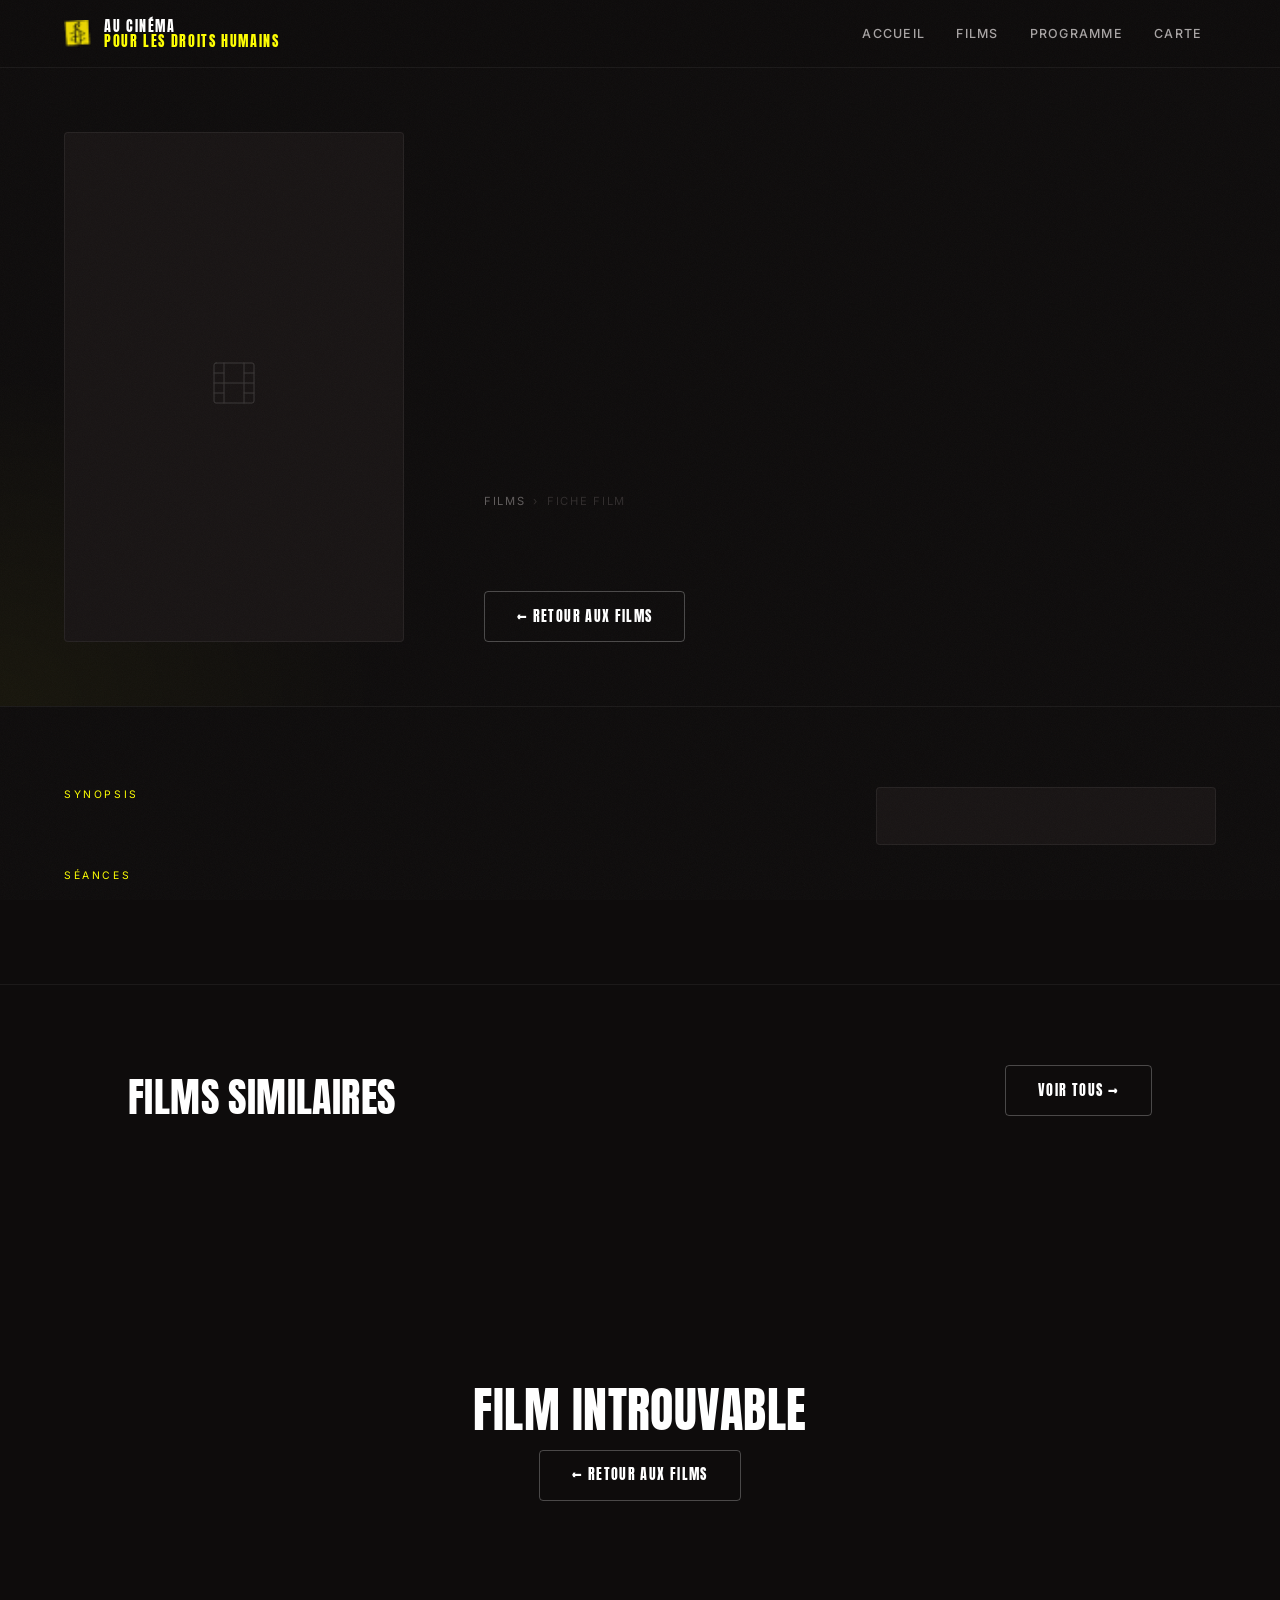
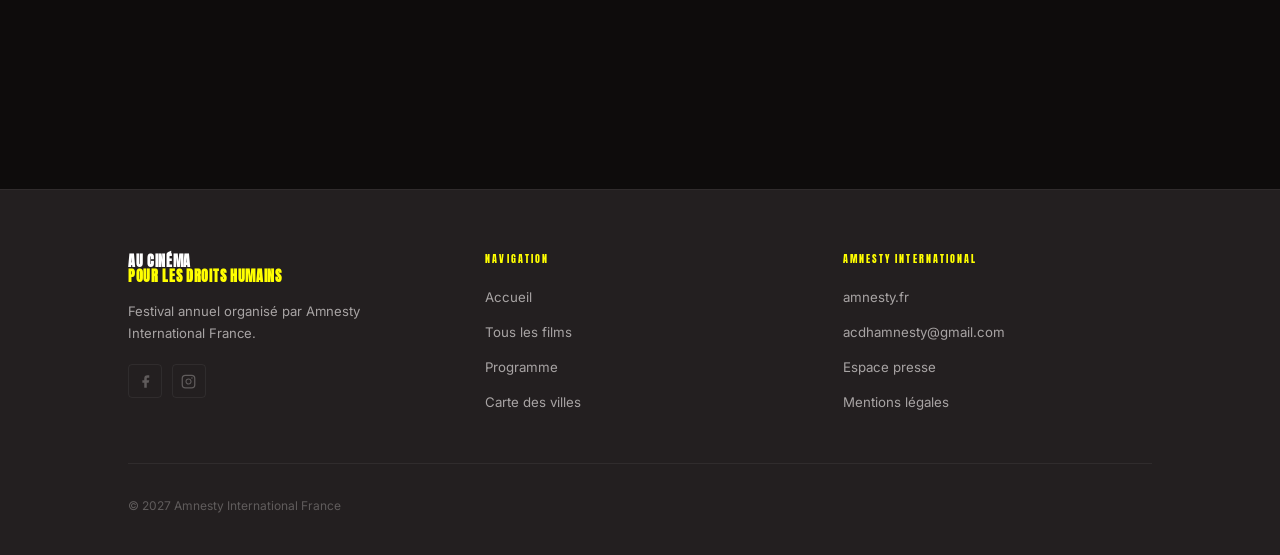
<file: film-detail.html>
<!DOCTYPE html>
<html lang="fr">
<head>
  <meta charset="UTF-8">
  <meta name="viewport" content="width=device-width, initial-scale=1.0">
  <title>Film — Au Cinéma Pour les Droits Humains</title>
  <meta name="description" content="Fiche film — festival Au Cinéma Pour les Droits Humains, Amnesty International France, mars 2027.">
  <link rel="icon" href="faviconV2.png" type="image/png">
  <!-- Open Graph (mis à jour dynamiquement par film-detail.js) -->
  <meta property="og:type"        content="video.movie">
  <meta property="og:title"       id="og-title"       content="Film — Au Cinéma Pour les Droits Humains 2027">
  <meta property="og:description" id="og-description" content="Fiche film — festival Amnesty International France, mars 2027.">
  <meta property="og:image"       content="https://lucjoss.github.io/festival-droits-humains/og-cover.png">
  <meta property="og:url"         id="og-url"         content="https://lucjoss.github.io/festival-droits-humains/film-detail.html">
  <meta property="og:locale"      content="fr_FR">
  <meta name="twitter:card"       content="summary_large_image">
  <link rel="stylesheet" href="css/style.css">
</head>
<body>

  <!-- ── NAVIGATION ─────────────────────────────────────── -->
  <nav class="nav">
    <a href="index.html" class="nav-logo">
      <img src="faviconV2.png" alt="Amnesty International" class="nav-logo-img">
      <div class="nav-logo-text">Au Cinéma <span>Pour les Droits Humains</span></div>
    </a>
    <div class="nav-links">
      <a href="index.html"     class="nav-link">Accueil</a>
      <a href="films.html"     class="nav-link">Films</a>
      <a href="programme.html" class="nav-link">Programme</a>
      <a href="carte.html"     class="nav-link">Carte</a>
    </div>
    <button class="nav-burger" aria-label="Menu"><span></span><span></span><span></span></button>
  </nav>
  <div class="nav-mobile">
    <a href="index.html"     class="nav-link">Accueil</a>
    <a href="films.html"     class="nav-link">Films</a>
    <a href="programme.html" class="nav-link">Programme</a>
    <a href="carte.html"     class="nav-link">Carte</a>
  </div>

  <!-- ── HERO ──────────────────────────────────────────── -->
  <div id="detail-content">
    <header class="detail-hero">
      <!-- Poster -->
      <div class="detail-poster" aria-hidden="true">
        <div class="detail-poster-icon">
          <svg xmlns="http://www.w3.org/2000/svg" viewBox="0 0 48 48" fill="none" stroke="white" stroke-width="1" stroke-linecap="round">
            <rect x="4" y="4" width="40" height="40" rx="2"/>
            <path d="M14 4v40M34 4v40M4 24h40M4 14h10M4 34h10M34 14h10M34 34h10"/>
          </svg>
        </div>
      </div>

      <!-- Info -->
      <div class="detail-info">
        <div class="detail-breadcrumb">
          <a href="films.html">Films</a>
          <span>›</span>
          <span>Fiche film</span>
        </div>
        <h1 class="detail-title" id="detail-title"></h1>
        <p class="detail-director" id="detail-director"></p>
        <div class="detail-meta-row" id="detail-badges"></div>
        <a href="films.html" class="btn btn-outline" style="margin-top:1.5rem">← Retour aux films</a>
      </div>
    </header>

    <!-- ── BODY ─────────────────────────────────────────── -->
    <div class="detail-body">
      <div class="detail-grid">

        <!-- Synopsis col -->
        <div>
          <p class="detail-synopsis-title">Synopsis</p>
          <div class="detail-synopsis" id="detail-synopsis"></div>

          <!-- Séances -->
          <section class="screenings-section" aria-labelledby="screenings-heading">
            <p class="detail-synopsis-title" id="screenings-heading" style="margin-bottom:1.25rem">Séances</p>
            <div id="detail-screenings"></div>
          </section>
        </div>

        <!-- Specs sidebar -->
        <aside>
          <div class="detail-specs" id="detail-specs"></div>
        </aside>
      </div>
    </div>

    <!-- ── FILMS SIMILAIRES ─────────────────────────────── -->
    <section class="related-section" aria-labelledby="related-heading">
      <div class="container">
        <div class="section-header" style="margin-bottom:2rem">
          <h2 class="section-title" id="related-heading" style="font-size:clamp(1.5rem,4vw,2.5rem)">Films similaires</h2>
          <a href="films.html" class="btn btn-outline">Voir tous →</a>
        </div>
        <div class="films-grid" id="related-films" style="grid-template-columns: repeat(auto-fill, minmax(200px, 1fr))"></div>
      </div>
    </section>
  </div>

  <!-- ── FOOTER ──────────────────────────────────────────── -->
  <footer class="footer">
    <div class="container">
      <div class="footer-grid">
        <div class="footer-brand">
          <div class="nav-logo-text" style="font-size:0.85rem;margin-bottom:1rem;font-weight:700;text-transform:uppercase;letter-spacing:0.05em">Au Cinéma <span>Pour les Droits Humains</span></div>
          <p class="footer-desc">Festival annuel organisé par Amnesty International France.</p>
          <div class="footer-social">
            <a href="https://www.facebook.com/acdhamnesty" class="footer-social-link" aria-label="Facebook" target="_blank" rel="noopener">
              <svg viewBox="0 0 24 24" xmlns="http://www.w3.org/2000/svg"><path fill="currentColor" d="M18 2h-3a5 5 0 0 0-5 5v3H7v4h3v8h4v-8h3l1-4h-4V7a1 1 0 0 1 1-1h3z"/></svg>
            </a>
            <a href="https://www.instagram.com/festivalacdh/" class="footer-social-link" aria-label="Instagram" target="_blank" rel="noopener">
              <svg viewBox="0 0 24 24" xmlns="http://www.w3.org/2000/svg"><rect x="2" y="2" width="20" height="20" rx="5" ry="5" fill="none" stroke="currentColor" stroke-width="2"/><path d="M16 11.37A4 4 0 1 1 12.63 8 4 4 0 0 1 16 11.37z" fill="none" stroke="currentColor" stroke-width="1.8"/><line x1="17.5" y1="6.5" x2="17.51" y2="6.5" stroke="currentColor" stroke-width="2.5" stroke-linecap="round"/></svg>
            </a>
          </div>
        </div>
        <div class="footer-col">
          <h4>Navigation</h4>
          <ul>
            <li><a href="index.html">Accueil</a></li>
            <li><a href="films.html">Tous les films</a></li>
            <li><a href="programme.html">Programme</a></li>
            <li><a href="carte.html">Carte des villes</a></li>
          </ul>
        </div>
        <div class="footer-col">
          <h4>Amnesty International</h4>
          <ul>
            <li><a href="https://www.amnesty.fr" target="_blank" rel="noopener">amnesty.fr</a></li>
            <li><a href="mailto:acdhamnesty@gmail.com">acdhamnesty@gmail.com</a></li>
            <li><a href="presse.html">Espace presse</a></li>
            <li><a href="mentions-legales.html">Mentions légales</a></li>
          </ul>
        </div>
      </div>
      <div class="footer-bottom">
        <span>© 2027 Amnesty International France</span>
      </div>
    </div>
  </footer>

  <script src="js/data.js"></script>
  <script src="js/admin-sync.js"></script>
  <script src="js/dom-helpers.js"></script>
  <script src="js/main.js"></script>
  <script src="js/film-detail.js"></script>
</body>
</html>
</file>
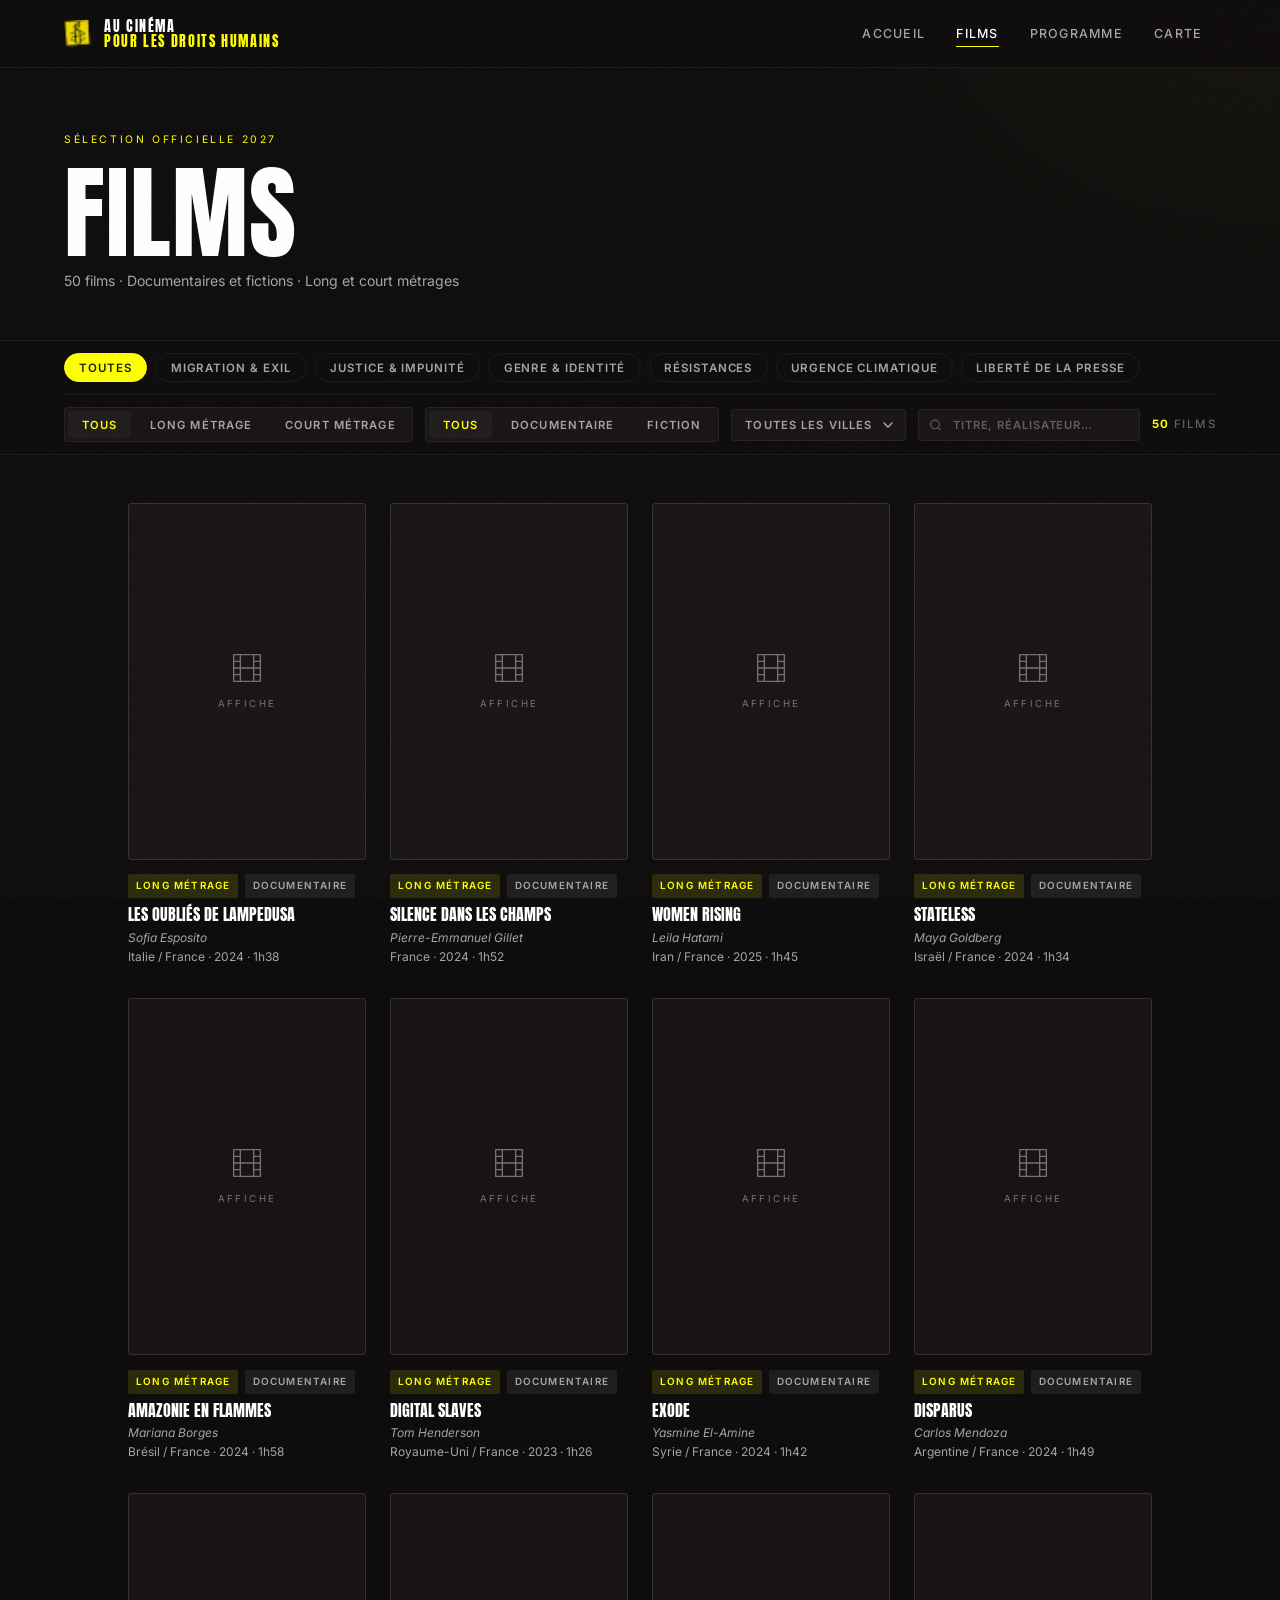
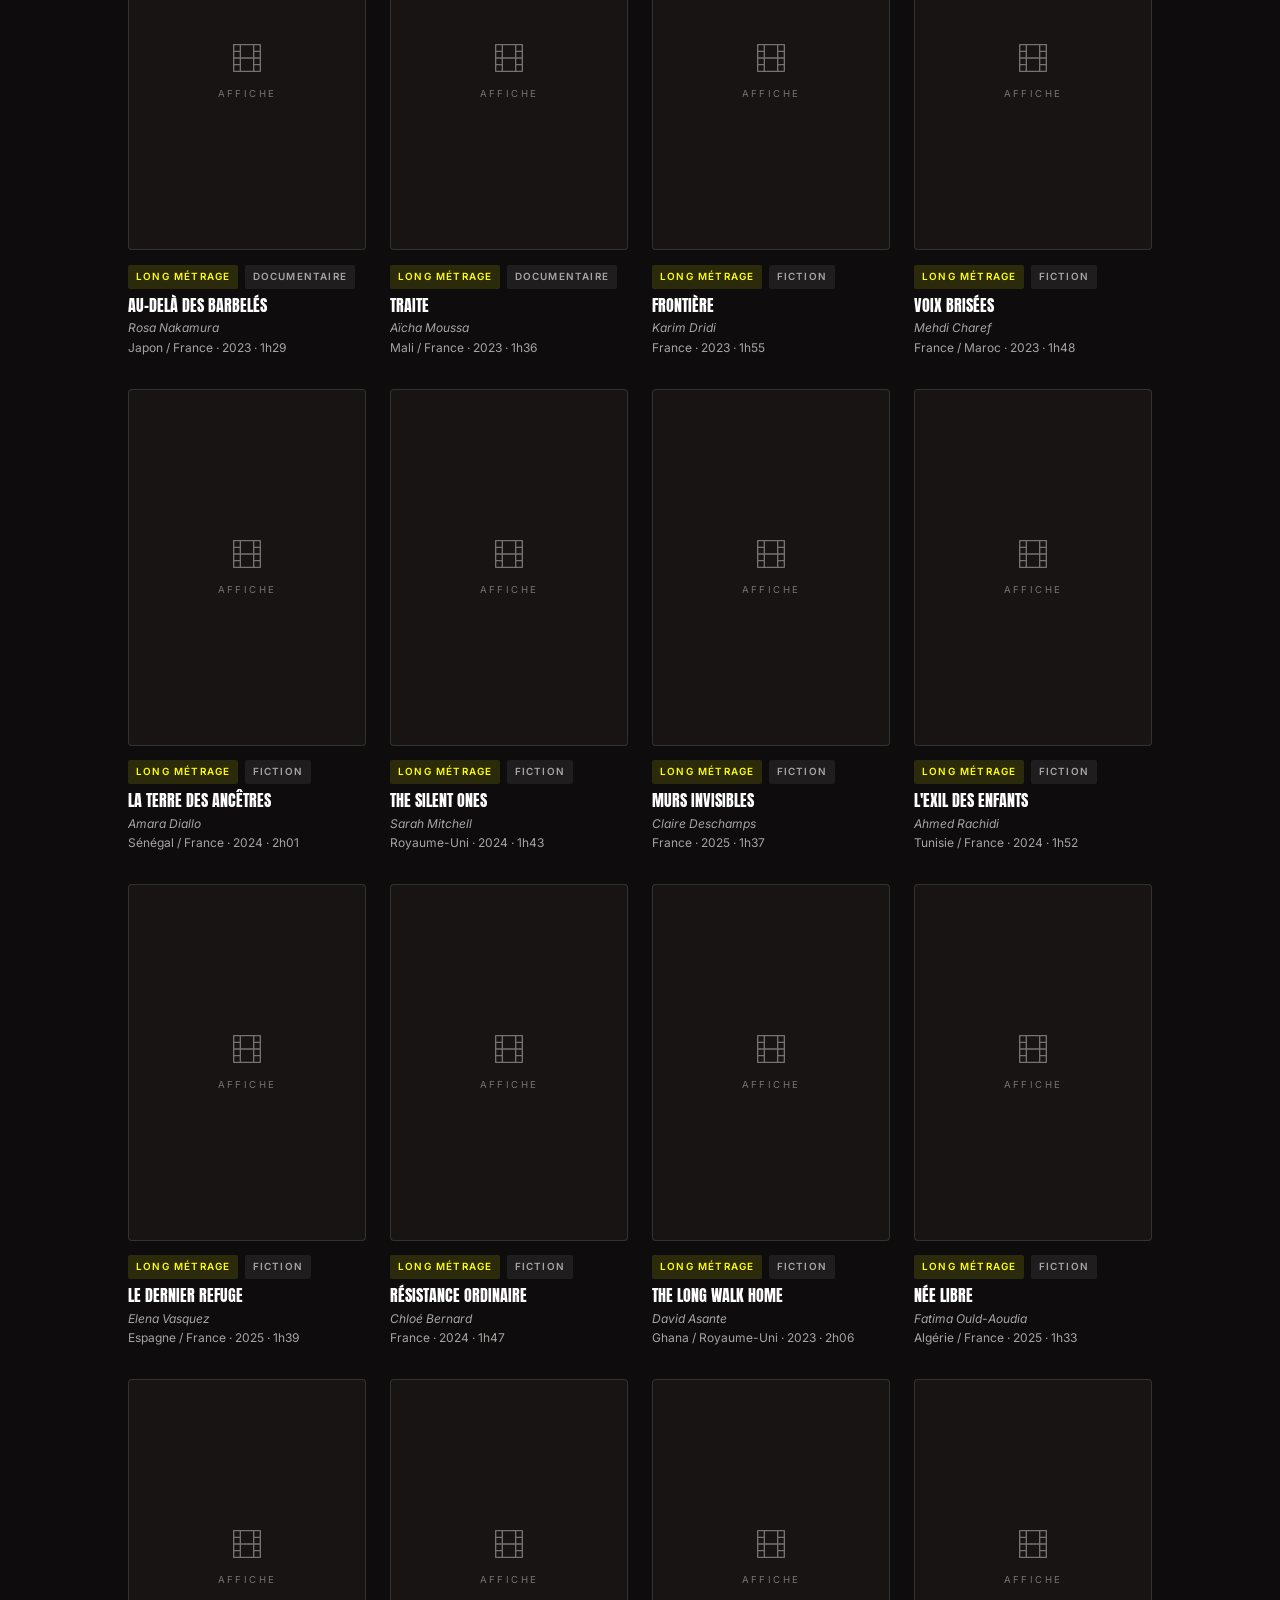
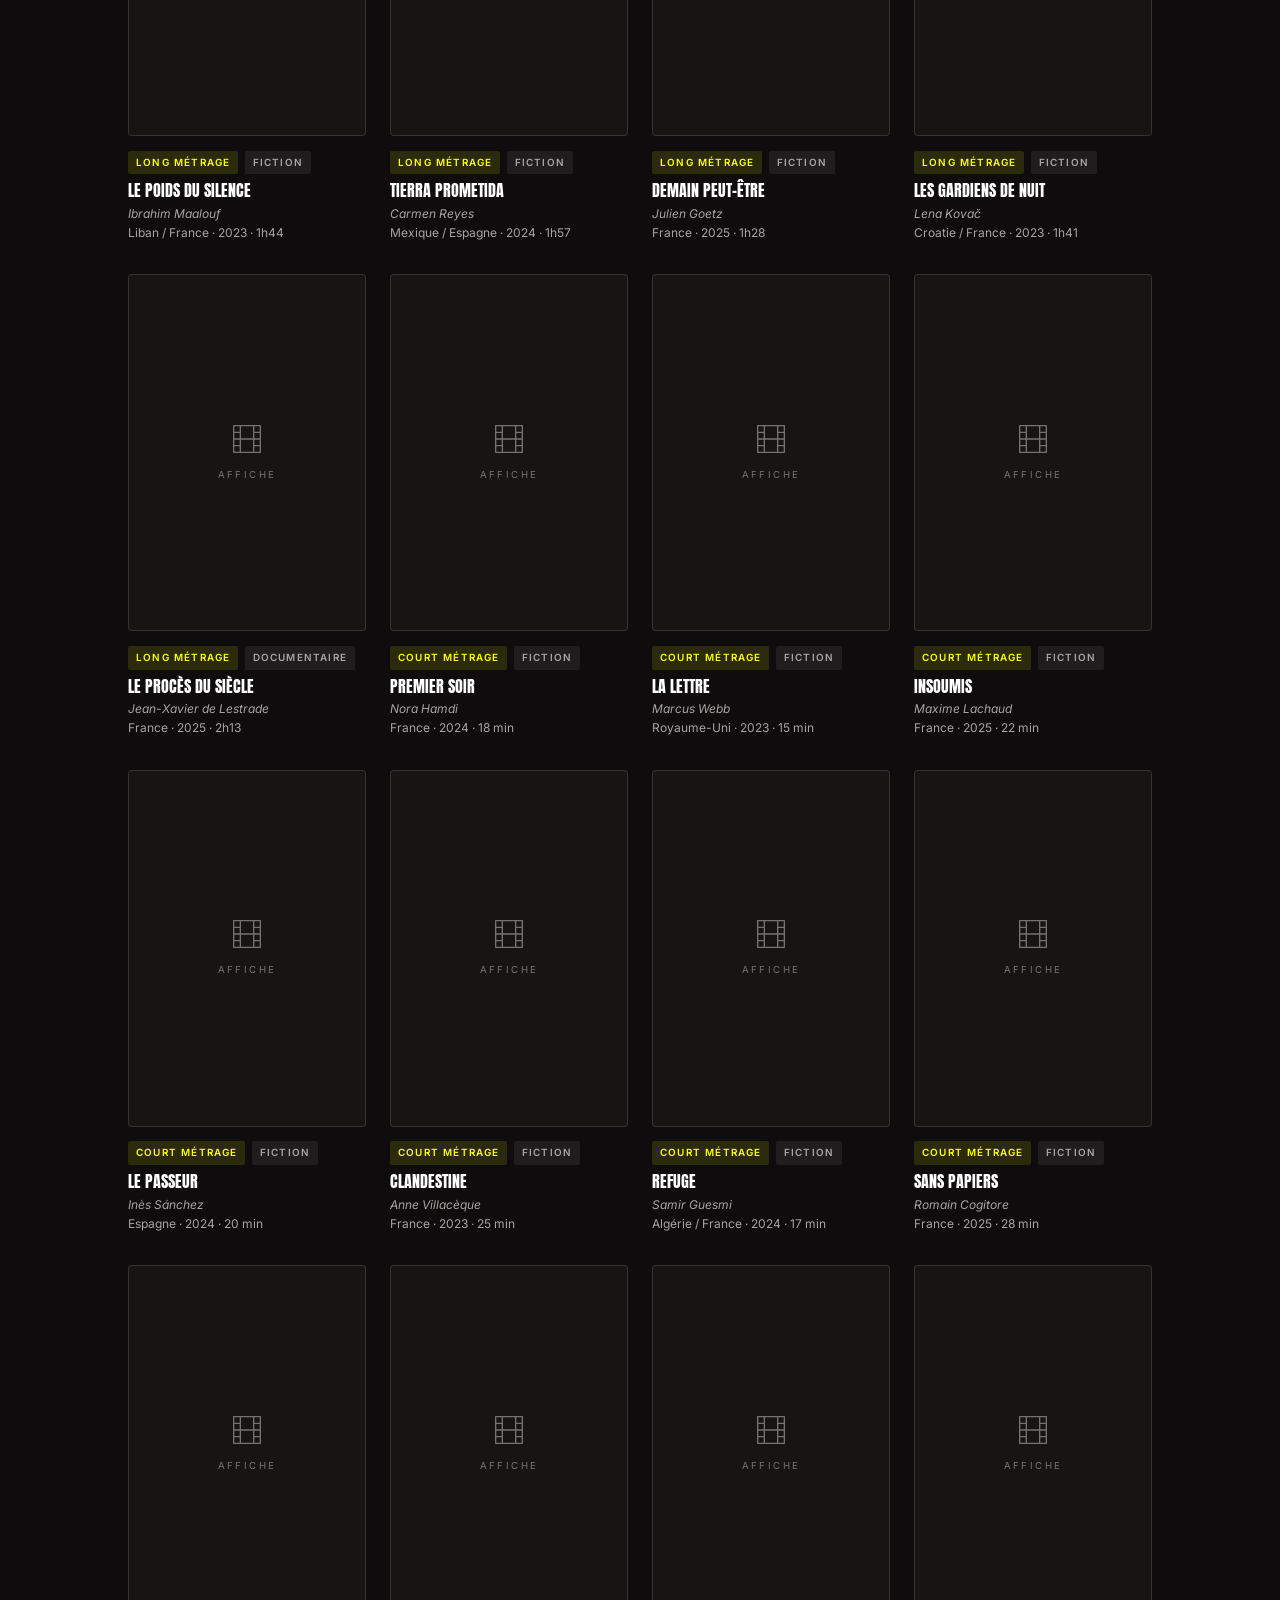
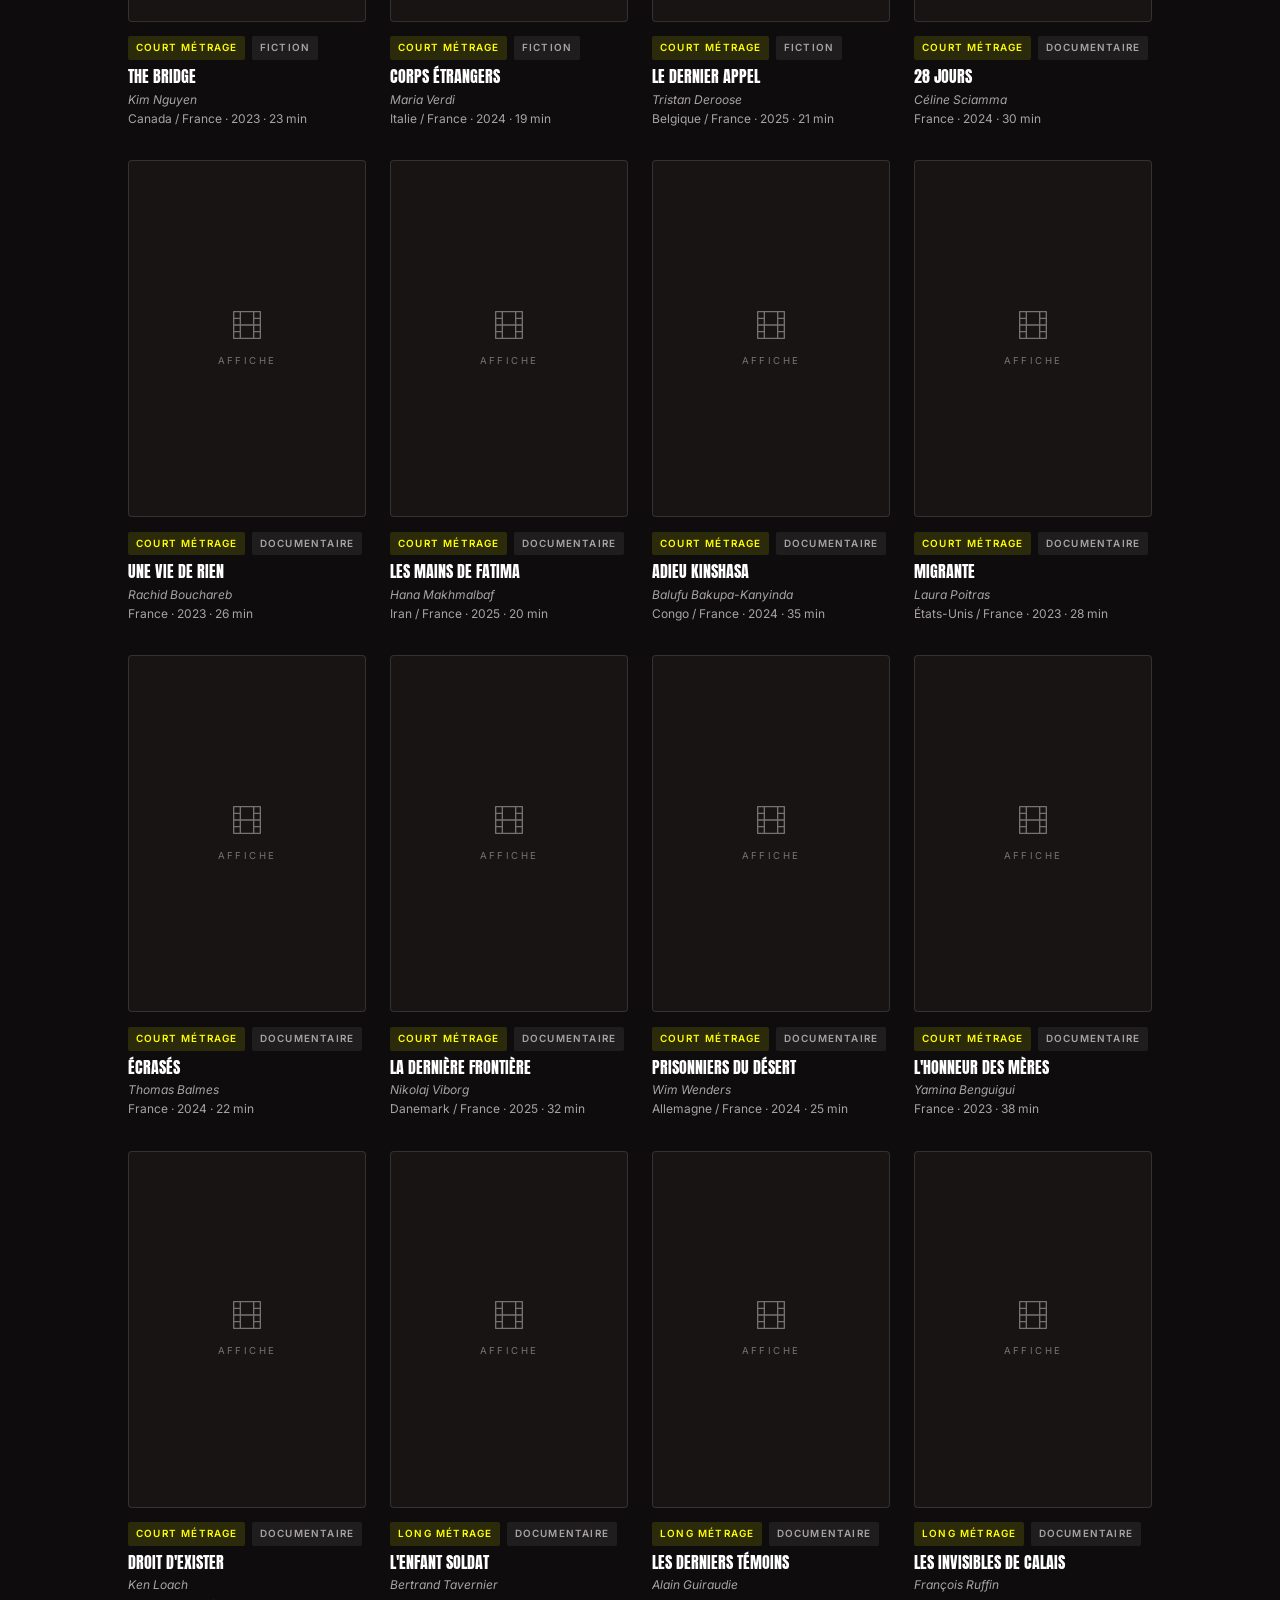
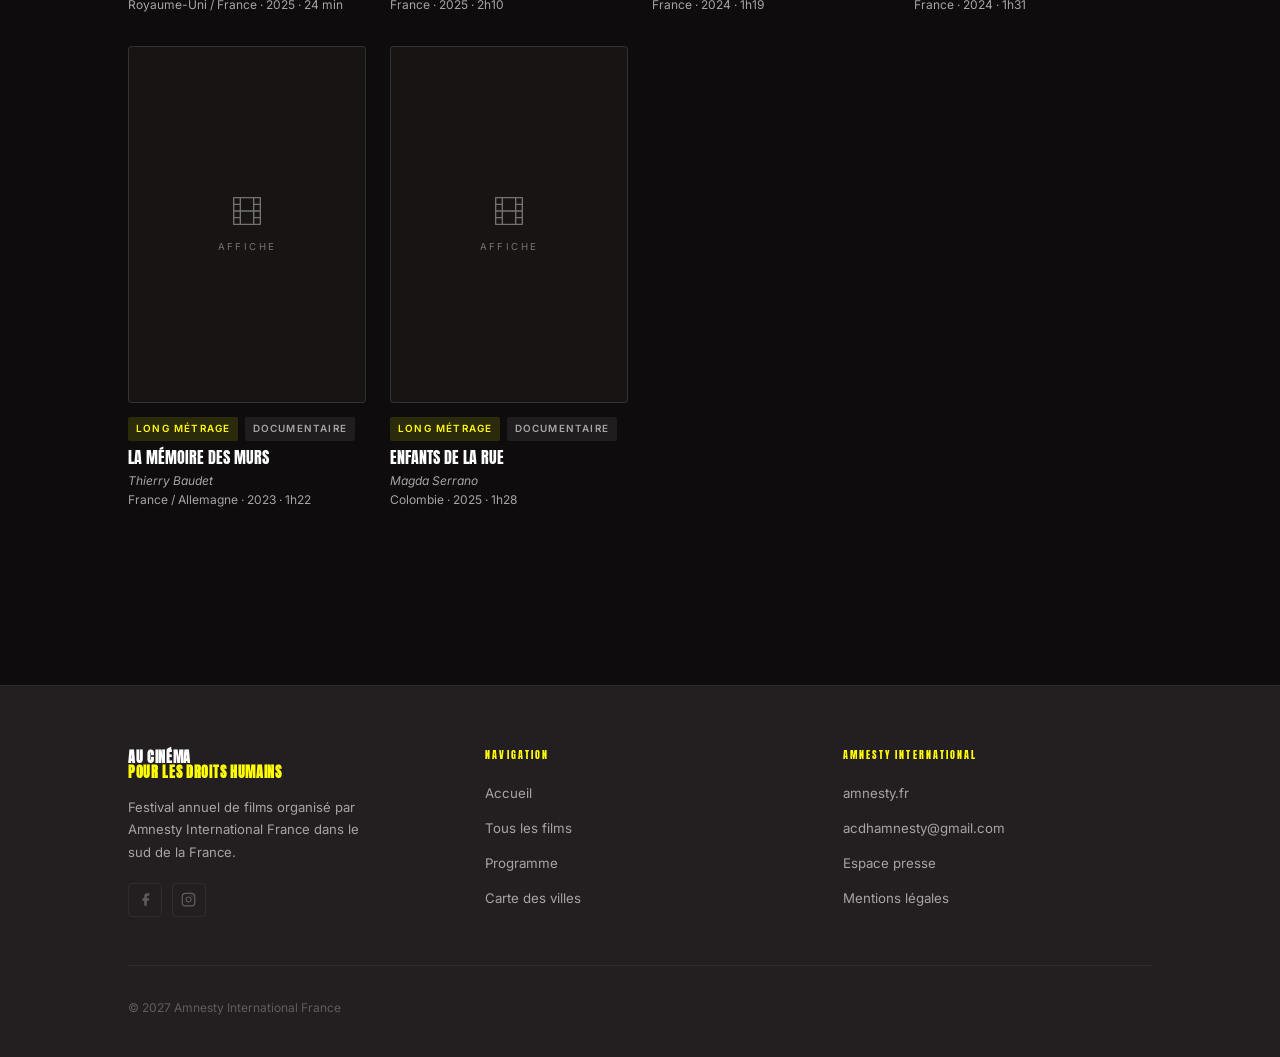
<file: films.html>
<!DOCTYPE html>
<html lang="fr">
<head>
  <meta charset="UTF-8">
  <meta name="viewport" content="width=device-width, initial-scale=1.0">
  <title>Films — Au Cinéma Pour les Droits Humains</title>
  <meta name="description" content="Découvrez les 50 films de la sélection officielle du festival Amnesty International. Documentaires et fictions, long et court métrages.">
  <link rel="icon" href="faviconV2.png" type="image/png">
  <!-- Open Graph -->
  <meta property="og:type"        content="website">
  <meta property="og:title"       content="Films — Au Cinéma Pour les Droits Humains 2027">
  <meta property="og:description" content="50 films sélectionnés : documentaires et fictions, long et court métrages. Filtrez par thématique, format et ville.">
  <meta property="og:image"       content="https://lucjoss.github.io/festival-droits-humains/og-cover.png">
  <meta property="og:url"         content="https://lucjoss.github.io/festival-droits-humains/films.html">
  <meta property="og:locale"      content="fr_FR">
  <meta name="twitter:card"       content="summary_large_image">
  <link rel="stylesheet" href="css/style.css">
</head>
<body>

  <!-- ── NAVIGATION ─────────────────────────────────────── -->
  <nav class="nav">
    <a href="index.html" class="nav-logo">
      <img src="faviconV2.png" alt="Amnesty International" class="nav-logo-img">
      <div class="nav-logo-text">Au Cinéma <span>Pour les Droits Humains</span></div>
    </a>
    <div class="nav-links">
      <a href="index.html"     class="nav-link">Accueil</a>
      <a href="films.html"     class="nav-link">Films</a>
      <a href="programme.html" class="nav-link">Programme</a>
      <a href="carte.html"     class="nav-link">Carte</a>
    </div>
    <button class="nav-burger" aria-label="Menu"><span></span><span></span><span></span></button>
  </nav>
  <div class="nav-mobile">
    <a href="index.html"     class="nav-link">Accueil</a>
    <a href="films.html"     class="nav-link">Films</a>
    <a href="programme.html" class="nav-link">Programme</a>
    <a href="carte.html"     class="nav-link">Carte</a>
  </div>

  <!-- ── PAGE HEADER ─────────────────────────────────────── -->
  <header class="page-header">
    <span class="page-header-label">Sélection officielle 2027</span>
    <h1 class="page-header-title">Films</h1>
    <p class="page-header-sub">50 films · Documentaires et fictions · Long et court métrages</p>
  </header>

  <!-- ── FILTER BAR ──────────────────────────────────────── -->
  <div class="filter-bar" role="search" aria-label="Filtres">

    <!-- Thématiques — ligne principale -->
    <div class="filter-themes" role="group" aria-label="Thématique">
      <button class="filter-theme active" data-val="tous">Toutes</button>
      <button class="filter-theme" data-val="migration">Migration &amp; Exil</button>
      <button class="filter-theme" data-val="justice">Justice &amp; Impunité</button>
      <button class="filter-theme" data-val="genre">Genre &amp; Identité</button>
      <button class="filter-theme" data-val="resistance">Résistances</button>
      <button class="filter-theme" data-val="climat">Urgence Climatique</button>
      <button class="filter-theme" data-val="presse">Liberté de la Presse</button>
    </div>

    <!-- Filtres secondaires -->
    <div class="filter-bar-inner">
      <div class="filter-group" role="group" aria-label="Format">
        <button class="filter-btn active" data-group="format" data-val="tous">Tous</button>
        <button class="filter-btn" data-group="format" data-val="long">Long métrage</button>
        <button class="filter-btn" data-group="format" data-val="court">Court métrage</button>
      </div>
      <div class="filter-group" role="group" aria-label="Genre">
        <button class="filter-btn active" data-group="genre" data-val="tous">Tous</button>
        <button class="filter-btn" data-group="genre" data-val="documentaire">Documentaire</button>
        <button class="filter-btn" data-group="genre" data-val="fiction">Fiction</button>
      </div>
      <select id="filter-ville" class="filter-select" aria-label="Filtrer par ville">
        <option value="toutes">Toutes les villes</option>
      </select>
      <div class="prog-search-wrap">
        <svg viewBox="0 0 24 24" fill="none" stroke-width="2" stroke-linecap="round" stroke-linejoin="round" aria-hidden="true" stroke="currentColor">
          <circle cx="11" cy="11" r="8"/><line x1="21" y1="21" x2="16.65" y2="16.65"/>
        </svg>
        <input type="search" id="films-search" placeholder="Titre, réalisateur…" autocomplete="off" aria-label="Rechercher un film">
      </div>
      <div class="films-count">
        <strong id="films-count-num">50</strong> <span id="films-count-label">films</span>
      </div>
    </div>
  </div>

  <!-- ── FILMS GRID ───────────────────────────────────────── -->
  <main class="films-main">
    <div class="container">
      <div class="films-grid" id="films-grid" aria-label="Grille de films"></div>
    </div>
  </main>

  <!-- ── FOOTER ──────────────────────────────────────────── -->
  <footer class="footer">
    <div class="container">
      <div class="footer-grid">
        <div class="footer-brand">
          <div class="nav-logo-text" style="font-size:0.85rem;margin-bottom:1rem;font-weight:700;text-transform:uppercase;letter-spacing:0.05em">Au Cinéma <span>Pour les Droits Humains</span></div>
          <p class="footer-desc">Festival annuel de films organisé par Amnesty International France dans le sud de la France.</p>
          <div class="footer-social">
            <a href="https://www.facebook.com/acdhamnesty" class="footer-social-link" aria-label="Facebook" target="_blank" rel="noopener">
              <svg viewBox="0 0 24 24" xmlns="http://www.w3.org/2000/svg"><path fill="currentColor" d="M18 2h-3a5 5 0 0 0-5 5v3H7v4h3v8h4v-8h3l1-4h-4V7a1 1 0 0 1 1-1h3z"/></svg>
            </a>
            <a href="https://www.instagram.com/festivalacdh/" class="footer-social-link" aria-label="Instagram" target="_blank" rel="noopener">
              <svg viewBox="0 0 24 24" xmlns="http://www.w3.org/2000/svg"><rect x="2" y="2" width="20" height="20" rx="5" ry="5" fill="none" stroke="currentColor" stroke-width="2"/><path d="M16 11.37A4 4 0 1 1 12.63 8 4 4 0 0 1 16 11.37z" fill="none" stroke="currentColor" stroke-width="1.8"/><line x1="17.5" y1="6.5" x2="17.51" y2="6.5" stroke="currentColor" stroke-width="2.5" stroke-linecap="round"/></svg>
            </a>
          </div>
        </div>
        <div class="footer-col">
          <h4>Navigation</h4>
          <ul>
            <li><a href="index.html">Accueil</a></li>
            <li><a href="films.html">Tous les films</a></li>
            <li><a href="programme.html">Programme</a></li>
            <li><a href="carte.html">Carte des villes</a></li>
          </ul>
        </div>
        <div class="footer-col">
          <h4>Amnesty International</h4>
          <ul>
            <li><a href="https://www.amnesty.fr" target="_blank" rel="noopener">amnesty.fr</a></li>
            <li><a href="mailto:acdhamnesty@gmail.com">acdhamnesty@gmail.com</a></li>
            <li><a href="presse.html">Espace presse</a></li>
            <li><a href="mentions-legales.html">Mentions légales</a></li>
          </ul>
        </div>
      </div>
      <div class="footer-bottom">
        <span>© 2027 Amnesty International France</span>
      </div>
    </div>
  </footer>

  <script src="js/data.js"></script>
  <script src="js/admin-sync.js"></script>
  <script src="js/dom-helpers.js"></script>
  <script src="js/main.js"></script>
  <script src="js/films.js"></script>
</body>
</html>
</file>
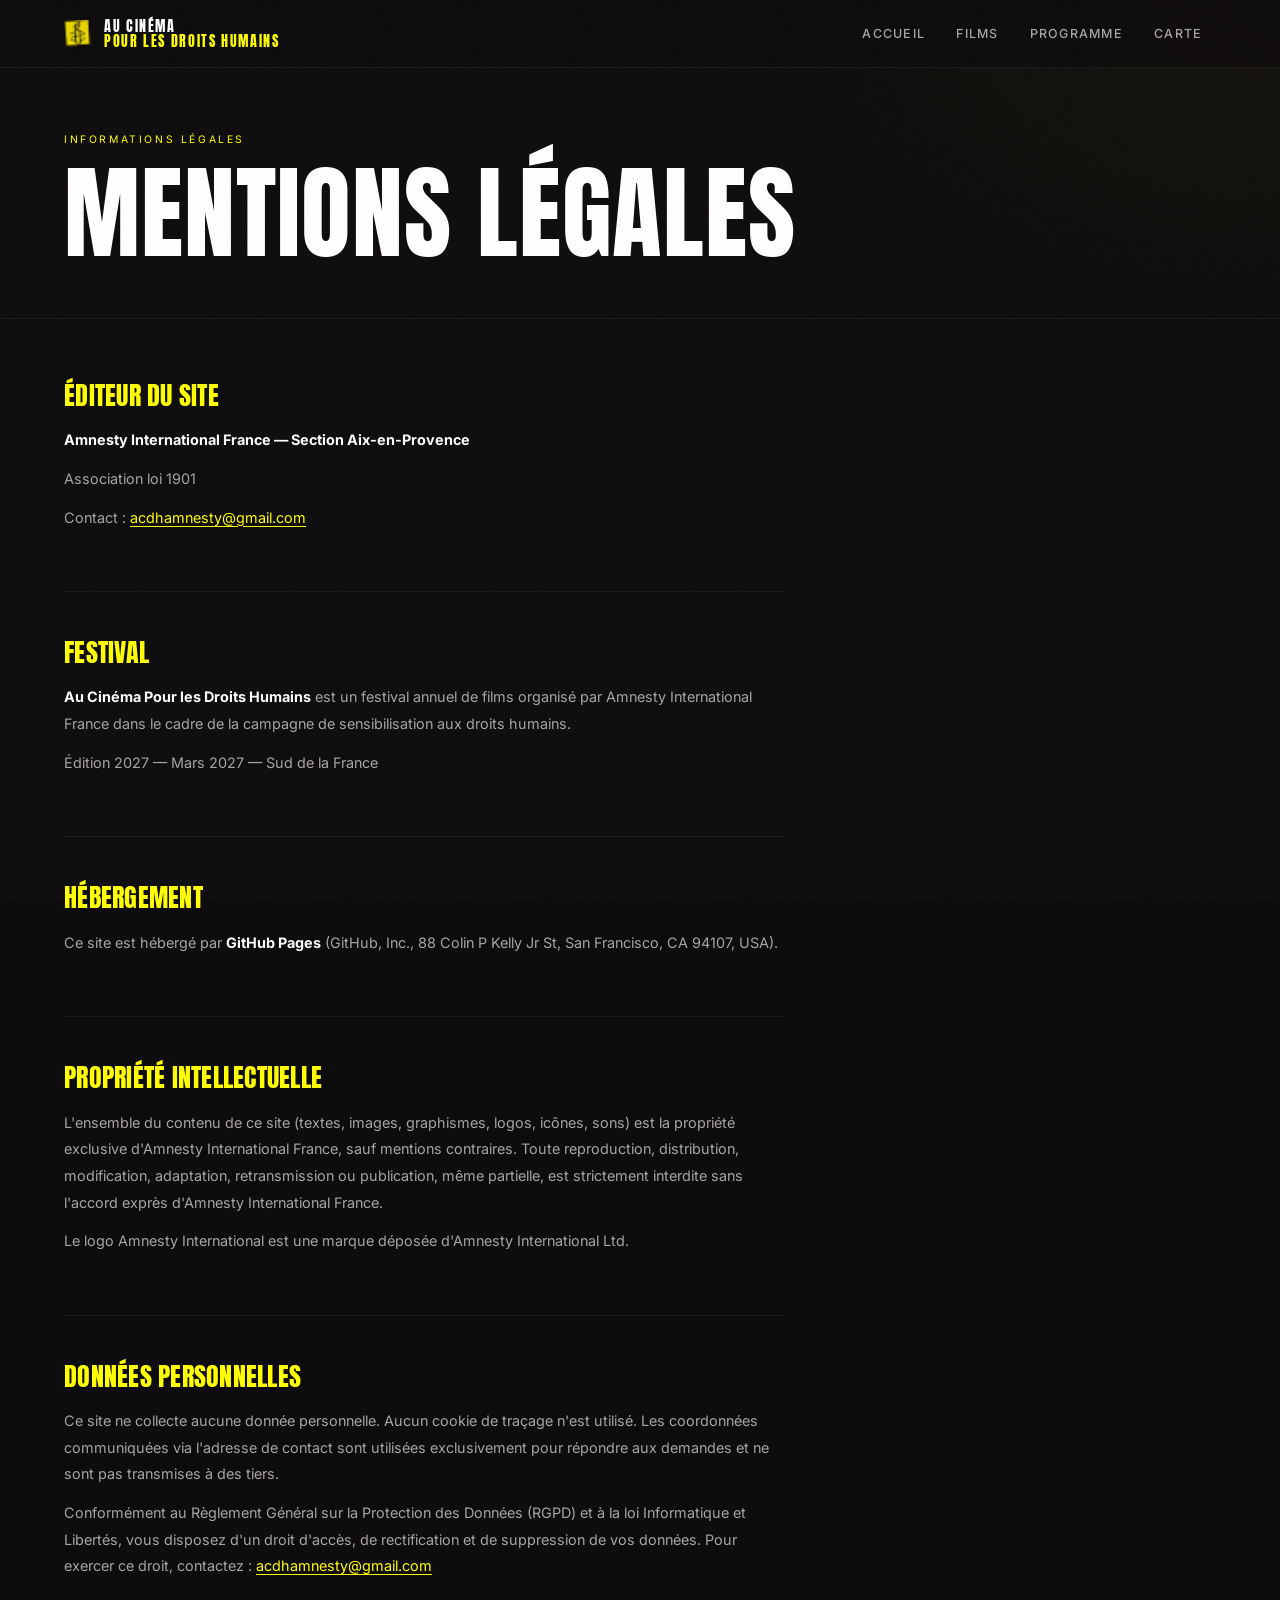
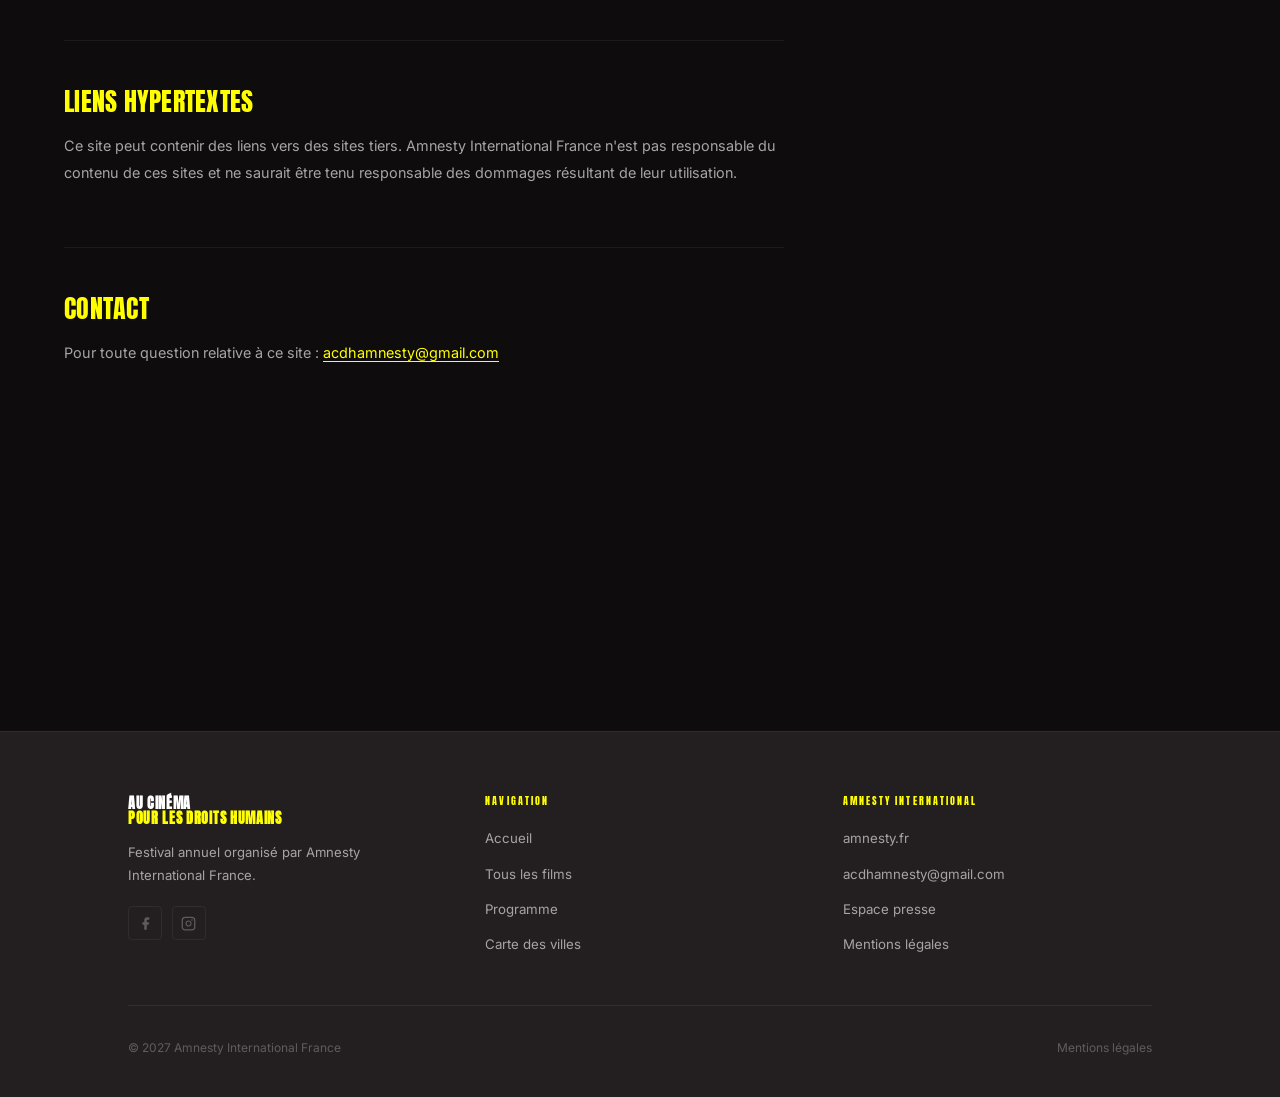
<file: mentions-legales.html>
<!DOCTYPE html>
<html lang="fr">
<head>
  <meta charset="UTF-8">
  <meta name="viewport" content="width=device-width, initial-scale=1.0">
  <title>Mentions légales — Au Cinéma Pour les Droits Humains</title>
  <meta name="description" content="Mentions légales du festival Au Cinéma Pour les Droits Humains — Amnesty International France.">
  <link rel="icon" href="faviconV2.png" type="image/png">
  <!-- Open Graph -->
  <meta property="og:type"        content="website">
  <meta property="og:title"       content="Mentions légales — Au Cinéma Pour les Droits Humains">
  <meta property="og:image"       content="https://lucjoss.github.io/festival-droits-humains/og-cover.png">
  <meta property="og:url"         content="https://lucjoss.github.io/festival-droits-humains/mentions-legales.html">
  <meta property="og:locale"      content="fr_FR">
  <link rel="stylesheet" href="css/style.css">
</head>
<body>

  <!-- ── NAVIGATION ─────────────────────────────────────── -->
  <nav class="nav">
    <a href="index.html" class="nav-logo">
      <img src="faviconV2.png" alt="Amnesty International" class="nav-logo-img">
      <div class="nav-logo-text">Au Cinéma <span>Pour les Droits Humains</span></div>
    </a>
    <div class="nav-links">
      <a href="index.html"     class="nav-link">Accueil</a>
      <a href="films.html"     class="nav-link">Films</a>
      <a href="programme.html" class="nav-link">Programme</a>
      <a href="carte.html"     class="nav-link">Carte</a>
    </div>
    <button class="nav-burger" aria-label="Menu"><span></span><span></span><span></span></button>
  </nav>
  <div class="nav-mobile">
    <a href="index.html"     class="nav-link">Accueil</a>
    <a href="films.html"     class="nav-link">Films</a>
    <a href="programme.html" class="nav-link">Programme</a>
    <a href="carte.html"     class="nav-link">Carte</a>
  </div>

  <!-- ── PAGE HEADER ─────────────────────────────────────── -->
  <header class="page-header">
    <span class="page-header-label">Informations légales</span>
    <h1 class="page-header-title">Mentions légales</h1>
  </header>

  <!-- ── CONTENT ─────────────────────────────────────────── -->
  <main class="legal-main">
    <div class="container">
      <div class="legal-body">

        <section class="legal-section">
          <h2>Éditeur du site</h2>
          <p><strong>Amnesty International France — Section Aix-en-Provence</strong></p>
          <p>Association loi 1901</p>
          <p>Contact : <a href="mailto:acdhamnesty@gmail.com">acdhamnesty@gmail.com</a></p>
        </section>

        <section class="legal-section">
          <h2>Festival</h2>
          <p>
            <strong>Au Cinéma Pour les Droits Humains</strong> est un festival annuel de films organisé par
            Amnesty International France dans le cadre de la campagne de sensibilisation aux droits humains.
          </p>
          <p>Édition 2027 — Mars 2027 — Sud de la France</p>
        </section>

        <section class="legal-section">
          <h2>Hébergement</h2>
          <p>Ce site est hébergé par <strong>GitHub Pages</strong> (GitHub, Inc., 88 Colin P Kelly Jr St, San Francisco, CA 94107, USA).</p>
        </section>

        <section class="legal-section">
          <h2>Propriété intellectuelle</h2>
          <p>
            L'ensemble du contenu de ce site (textes, images, graphismes, logos, icônes, sons) est la propriété
            exclusive d'Amnesty International France, sauf mentions contraires. Toute reproduction, distribution,
            modification, adaptation, retransmission ou publication, même partielle, est strictement interdite
            sans l'accord exprès d'Amnesty International France.
          </p>
          <p>
            Le logo Amnesty International est une marque déposée d'Amnesty International Ltd.
          </p>
        </section>

        <section class="legal-section">
          <h2>Données personnelles</h2>
          <p>
            Ce site ne collecte aucune donnée personnelle. Aucun cookie de traçage n'est utilisé.
            Les coordonnées communiquées via l'adresse de contact sont utilisées exclusivement pour répondre
            aux demandes et ne sont pas transmises à des tiers.
          </p>
          <p>
            Conformément au Règlement Général sur la Protection des Données (RGPD) et à la loi Informatique
            et Libertés, vous disposez d'un droit d'accès, de rectification et de suppression de vos données.
            Pour exercer ce droit, contactez : <a href="mailto:acdhamnesty@gmail.com">acdhamnesty@gmail.com</a>
          </p>
        </section>

        <section class="legal-section">
          <h2>Liens hypertextes</h2>
          <p>
            Ce site peut contenir des liens vers des sites tiers. Amnesty International France n'est pas
            responsable du contenu de ces sites et ne saurait être tenu responsable des dommages résultant
            de leur utilisation.
          </p>
        </section>

        <section class="legal-section">
          <h2>Contact</h2>
          <p>Pour toute question relative à ce site : <a href="mailto:acdhamnesty@gmail.com">acdhamnesty@gmail.com</a></p>
        </section>

      </div>
    </div>
  </main>

  <!-- ── FOOTER ──────────────────────────────────────────── -->
  <footer class="footer">
    <div class="container">
      <div class="footer-grid">
        <div class="footer-brand">
          <div class="nav-logo-text" style="font-size:0.85rem;margin-bottom:1rem;font-weight:700;text-transform:uppercase;letter-spacing:0.05em">Au Cinéma <span>Pour les Droits Humains</span></div>
          <p class="footer-desc">Festival annuel organisé par Amnesty International France.</p>
          <div class="footer-social">
            <a href="https://www.facebook.com/acdhamnesty" class="footer-social-link" aria-label="Facebook" target="_blank" rel="noopener">
              <svg viewBox="0 0 24 24" xmlns="http://www.w3.org/2000/svg"><path fill="currentColor" d="M18 2h-3a5 5 0 0 0-5 5v3H7v4h3v8h4v-8h3l1-4h-4V7a1 1 0 0 1 1-1h3z"/></svg>
            </a>
            <a href="https://www.instagram.com/festivalacdh/" class="footer-social-link" aria-label="Instagram" target="_blank" rel="noopener">
              <svg viewBox="0 0 24 24" xmlns="http://www.w3.org/2000/svg"><rect x="2" y="2" width="20" height="20" rx="5" ry="5" fill="none" stroke="currentColor" stroke-width="2"/><path d="M16 11.37A4 4 0 1 1 12.63 8 4 4 0 0 1 16 11.37z" fill="none" stroke="currentColor" stroke-width="1.8"/><line x1="17.5" y1="6.5" x2="17.51" y2="6.5" stroke="currentColor" stroke-width="2.5" stroke-linecap="round"/></svg>
            </a>
          </div>
        </div>
        <div class="footer-col">
          <h4>Navigation</h4>
          <ul>
            <li><a href="index.html">Accueil</a></li>
            <li><a href="films.html">Tous les films</a></li>
            <li><a href="programme.html">Programme</a></li>
            <li><a href="carte.html">Carte des villes</a></li>
          </ul>
        </div>
        <div class="footer-col">
          <h4>Amnesty International</h4>
          <ul>
            <li><a href="https://www.amnesty.fr" target="_blank" rel="noopener">amnesty.fr</a></li>
            <li><a href="mailto:acdhamnesty@gmail.com">acdhamnesty@gmail.com</a></li>
            <li><a href="presse.html">Espace presse</a></li>
            <li><a href="mentions-legales.html">Mentions légales</a></li>
          </ul>
        </div>
      </div>
      <div class="footer-bottom">
        <span>© 2027 Amnesty International France</span>
        <a href="mentions-legales.html">Mentions légales</a>
      </div>
    </div>
  </footer>

  <script src="js/data.js"></script>
  <script src="js/dom-helpers.js"></script>
  <script src="js/main.js"></script>
</body>
</html>
</file>
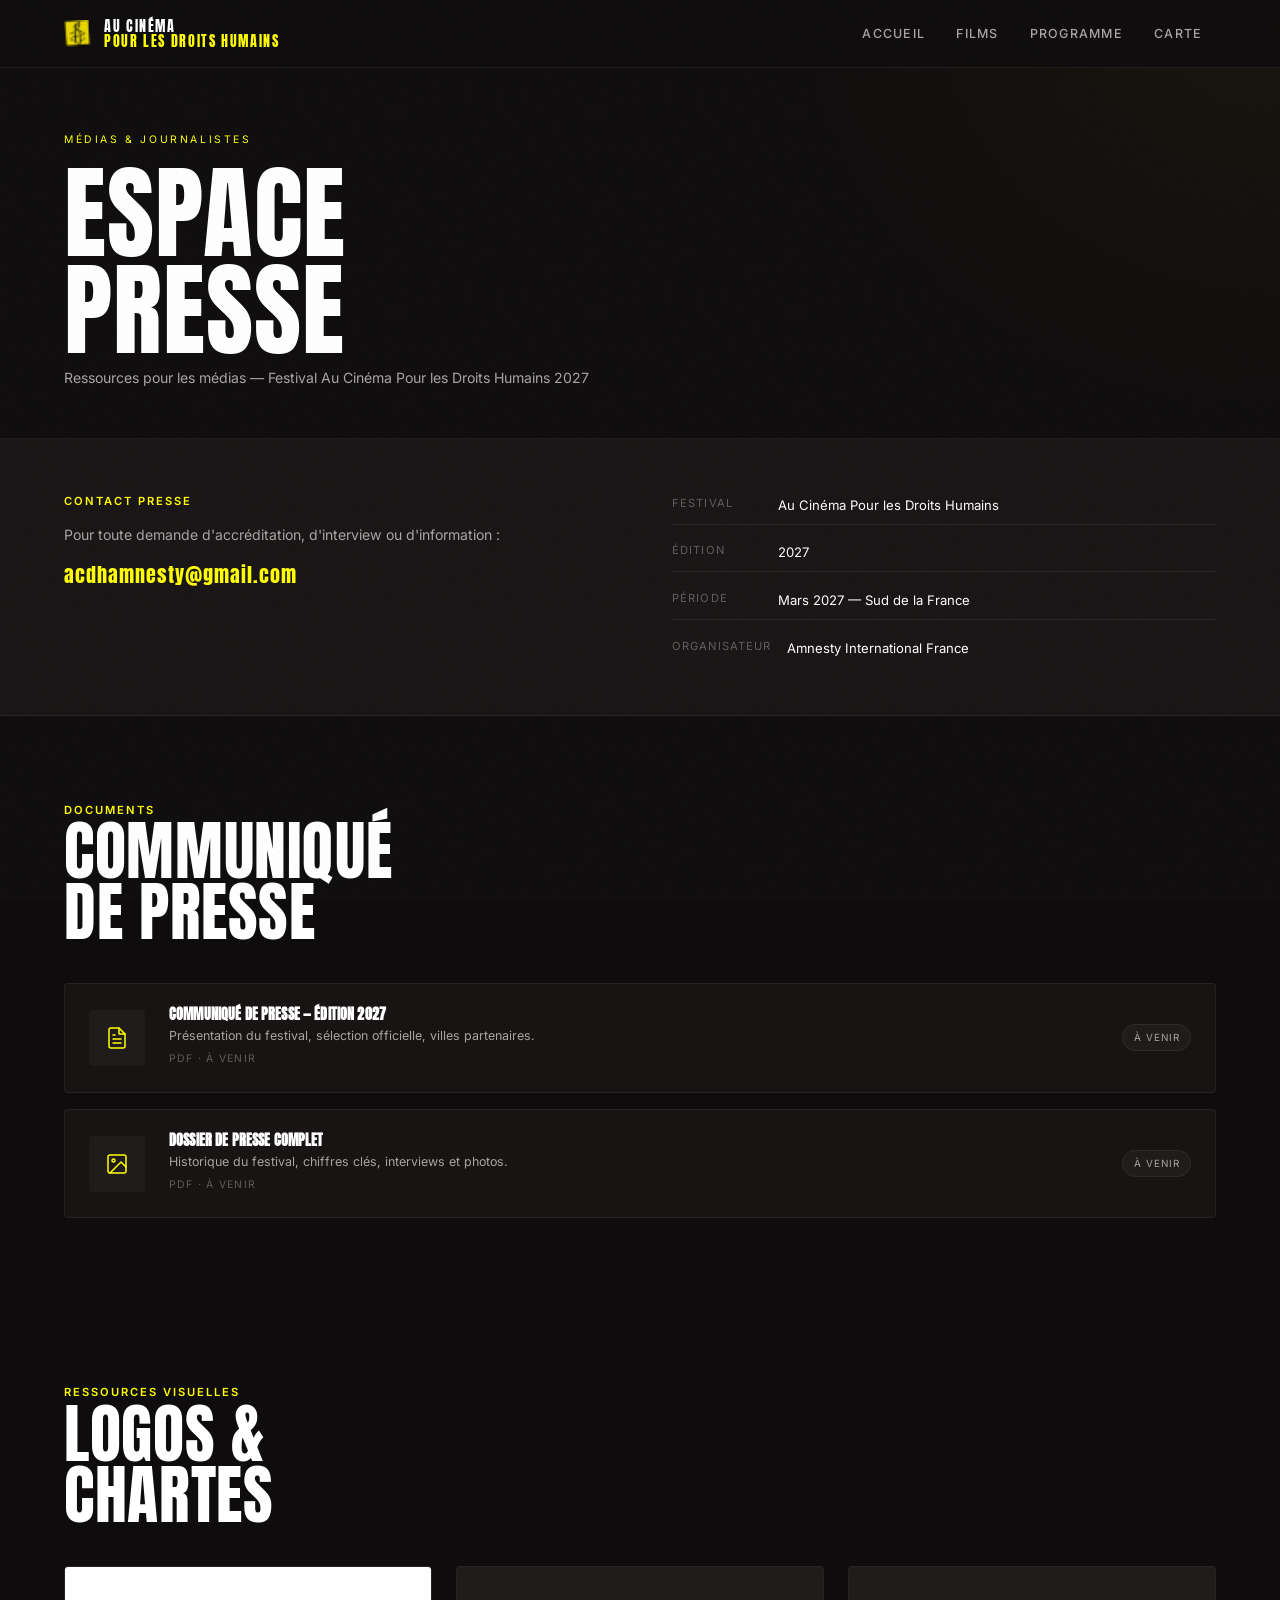
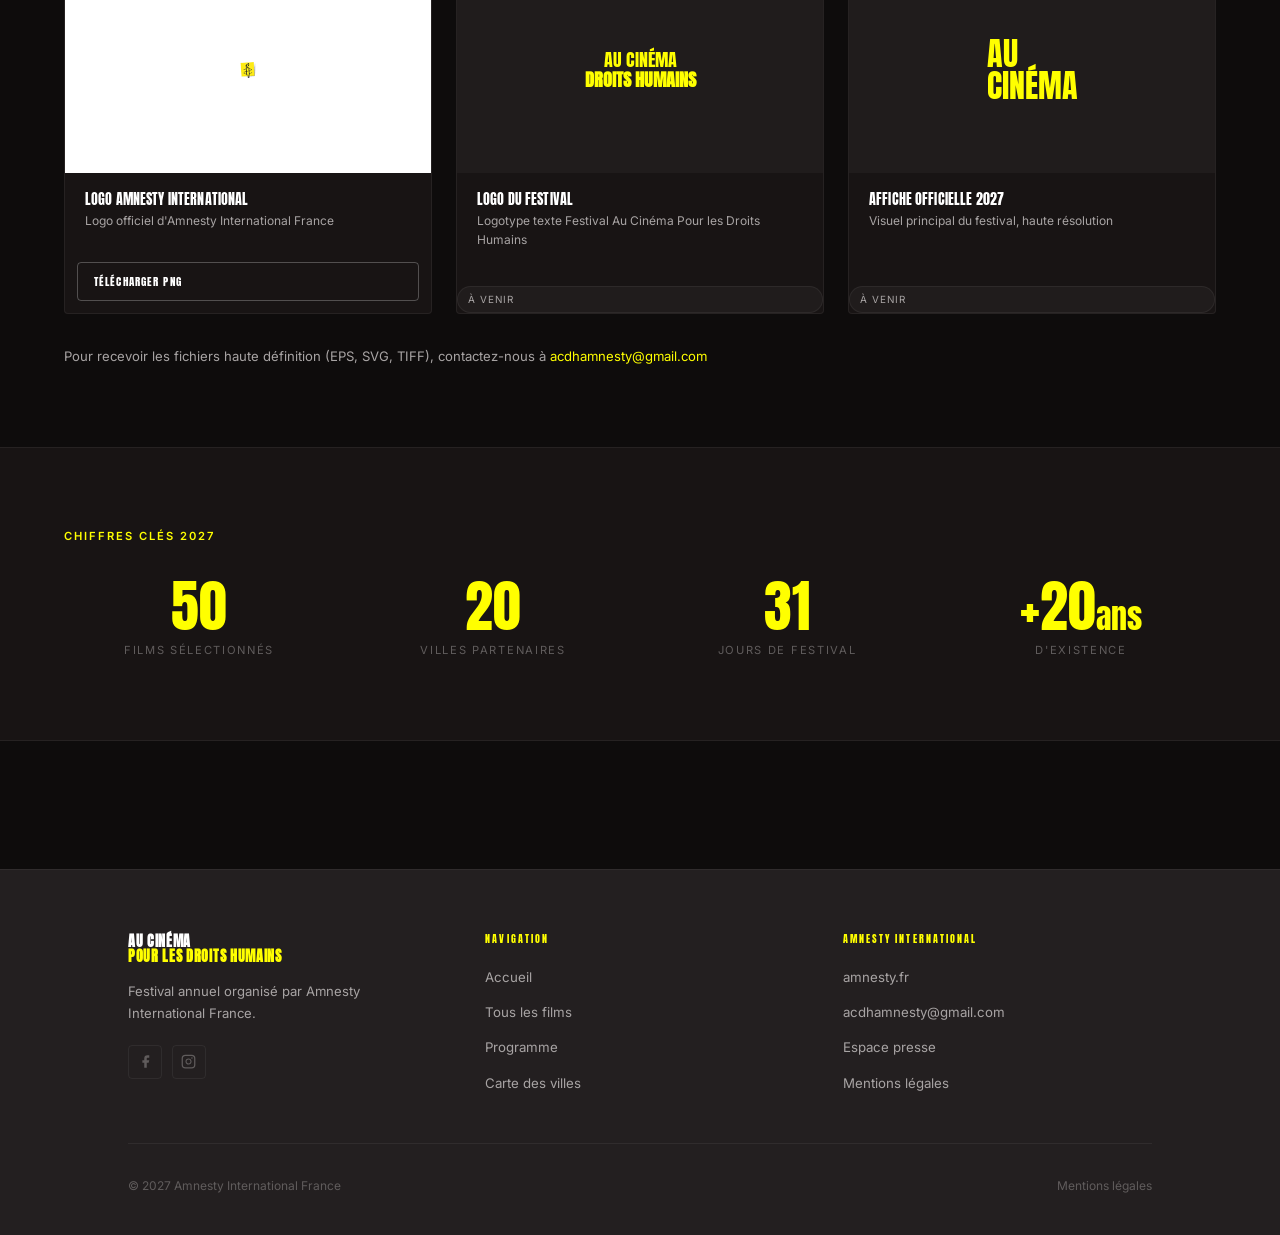
<file: presse.html>
<!DOCTYPE html>
<html lang="fr">
<head>
  <meta charset="UTF-8">
  <meta name="viewport" content="width=device-width, initial-scale=1.0">
  <title>Espace presse — Au Cinéma Pour les Droits Humains</title>
  <meta name="description" content="Espace presse du festival Au Cinéma Pour les Droits Humains — Amnesty International France. Logos, communiqués et ressources médias.">
  <link rel="icon" href="faviconV2.png" type="image/png">
  <!-- Open Graph -->
  <meta property="og:type"        content="website">
  <meta property="og:title"       content="Espace presse — Au Cinéma Pour les Droits Humains 2027">
  <meta property="og:description" content="Ressources pour les médias — accréditations, logos, communiqués. Festival Amnesty International France, mars 2027.">
  <meta property="og:image"       content="https://lucjoss.github.io/festival-droits-humains/og-cover.png">
  <meta property="og:url"         content="https://lucjoss.github.io/festival-droits-humains/presse.html">
  <meta property="og:locale"      content="fr_FR">
  <meta name="twitter:card"       content="summary_large_image">
  <link rel="stylesheet" href="css/style.css">
</head>
<body>

  <!-- ── NAVIGATION ─────────────────────────────────────── -->
  <nav class="nav">
    <a href="index.html" class="nav-logo">
      <img src="faviconV2.png" alt="Amnesty International" class="nav-logo-img">
      <div class="nav-logo-text">Au Cinéma <span>Pour les Droits Humains</span></div>
    </a>
    <div class="nav-links">
      <a href="index.html"     class="nav-link">Accueil</a>
      <a href="films.html"     class="nav-link">Films</a>
      <a href="programme.html" class="nav-link">Programme</a>
      <a href="carte.html"     class="nav-link">Carte</a>
    </div>
    <button class="nav-burger" aria-label="Menu"><span></span><span></span><span></span></button>
  </nav>
  <div class="nav-mobile">
    <a href="index.html"     class="nav-link">Accueil</a>
    <a href="films.html"     class="nav-link">Films</a>
    <a href="programme.html" class="nav-link">Programme</a>
    <a href="carte.html"     class="nav-link">Carte</a>
  </div>

  <!-- ── PAGE HEADER ─────────────────────────────────────── -->
  <header class="page-header">
    <span class="page-header-label">Médias &amp; journalistes</span>
    <h1 class="page-header-title">Espace<br>Presse</h1>
    <p class="page-header-sub">Ressources pour les médias — Festival Au Cinéma Pour les Droits Humains 2027</p>
  </header>

  <!-- ── CONTACT PRESSE ─────────────────────────────────── -->
  <section class="press-contact-banner">
    <div class="container">
      <div class="press-contact-inner">
        <div>
          <span class="eyebrow">Contact presse</span>
          <p class="press-contact-text">Pour toute demande d'accréditation, d'interview ou d'information :</p>
          <a href="mailto:acdhamnesty@gmail.com" class="press-email">acdhamnesty@gmail.com</a>
        </div>
        <div class="press-contact-info">
          <div class="press-info-item">
            <span class="press-info-label">Festival</span>
            <span class="press-info-val">Au Cinéma Pour les Droits Humains</span>
          </div>
          <div class="press-info-item">
            <span class="press-info-label">Édition</span>
            <span class="press-info-val">2027</span>
          </div>
          <div class="press-info-item">
            <span class="press-info-label">Période</span>
            <span class="press-info-val">Mars 2027 — Sud de la France</span>
          </div>
          <div class="press-info-item">
            <span class="press-info-label">Organisateur</span>
            <span class="press-info-val">Amnesty International France</span>
          </div>
        </div>
      </div>
    </div>
  </section>

  <!-- ── COMMUNIQUÉ DE PRESSE ───────────────────────────── -->
  <section class="press-section">
    <div class="container">
      <div class="section-header">
        <div>
          <span class="eyebrow">Documents</span>
          <h2 class="section-title reveal">Communiqué<br>de presse</h2>
        </div>
      </div>
      <div class="press-docs-grid">
        <div class="press-doc-card reveal">
          <div class="press-doc-icon">
            <svg viewBox="0 0 24 24" fill="none" stroke="currentColor" stroke-width="1.5" stroke-linecap="round" stroke-linejoin="round">
              <path d="M14 2H6a2 2 0 0 0-2 2v16a2 2 0 0 0 2 2h12a2 2 0 0 0 2-2V8z"/>
              <polyline points="14 2 14 8 20 8"/>
              <line x1="16" y1="13" x2="8" y2="13"/>
              <line x1="16" y1="17" x2="8" y2="17"/>
              <polyline points="10 9 9 9 8 9"/>
            </svg>
          </div>
          <div class="press-doc-info">
            <h3 class="press-doc-title">Communiqué de presse — Édition 2027</h3>
            <p class="press-doc-desc">Présentation du festival, sélection officielle, villes partenaires.</p>
            <span class="press-doc-meta">PDF · À venir</span>
          </div>
          <span class="press-doc-badge">À venir</span>
        </div>
        <div class="press-doc-card reveal">
          <div class="press-doc-icon">
            <svg viewBox="0 0 24 24" fill="none" stroke="currentColor" stroke-width="1.5" stroke-linecap="round" stroke-linejoin="round">
              <rect x="3" y="3" width="18" height="18" rx="2" ry="2"/>
              <circle cx="8.5" cy="8.5" r="1.5"/>
              <polyline points="21 15 16 10 5 21"/>
            </svg>
          </div>
          <div class="press-doc-info">
            <h3 class="press-doc-title">Dossier de presse complet</h3>
            <p class="press-doc-desc">Historique du festival, chiffres clés, interviews et photos.</p>
            <span class="press-doc-meta">PDF · À venir</span>
          </div>
          <span class="press-doc-badge">À venir</span>
        </div>
      </div>
    </div>
  </section>

  <!-- ── LOGOS ──────────────────────────────────────────── -->
  <section class="press-section">
    <div class="container">
      <div class="section-header">
        <div>
          <span class="eyebrow">Ressources visuelles</span>
          <h2 class="section-title reveal">Logos &amp;<br>chartes</h2>
        </div>
      </div>
      <div class="press-logos-grid">

        <div class="press-logo-card reveal">
          <div class="press-logo-preview">
            <img src="faviconV2.png" alt="Logo Amnesty International" class="press-logo-img">
          </div>
          <div class="press-logo-info">
            <h3>Logo Amnesty International</h3>
            <p>Logo officiel d'Amnesty International France</p>
          </div>
          <a href="faviconV2.png" download="logo-amnesty-international.png" class="btn btn-outline press-download-btn">
            Télécharger PNG
          </a>
        </div>

        <div class="press-logo-card reveal">
          <div class="press-logo-preview press-logo-preview--dark">
            <span class="press-logo-text-preview">Au Cinéma<br><strong>Droits Humains</strong></span>
          </div>
          <div class="press-logo-info">
            <h3>Logo du festival</h3>
            <p>Logotype texte Festival Au Cinéma Pour les Droits Humains</p>
          </div>
          <span class="press-doc-badge">À venir</span>
        </div>

        <div class="press-logo-card reveal">
          <div class="press-logo-preview press-logo-preview--dark">
            <div style="color:#FFFF00;font-family:'Anton',Impact,sans-serif;font-size:2rem;line-height:1;text-transform:uppercase">
              AU<br>CINÉMA
            </div>
          </div>
          <div class="press-logo-info">
            <h3>Affiche officielle 2027</h3>
            <p>Visuel principal du festival, haute résolution</p>
          </div>
          <span class="press-doc-badge">À venir</span>
        </div>

      </div>
      <p class="press-logo-note reveal">
        Pour recevoir les fichiers haute définition (EPS, SVG, TIFF), contactez-nous à
        <a href="mailto:acdhamnesty@gmail.com">acdhamnesty@gmail.com</a>
      </p>
    </div>
  </section>

  <!-- ── CHIFFRES CLÉS ──────────────────────────────────── -->
  <section class="press-section press-section--dark">
    <div class="container">
      <span class="eyebrow" style="margin-bottom:2rem;display:block">Chiffres clés 2027</span>
      <div class="press-stats-grid">
        <div class="press-stat reveal">
          <span class="press-stat-num">50</span>
          <span class="press-stat-label">Films sélectionnés</span>
        </div>
        <div class="press-stat reveal">
          <span class="press-stat-num">20</span>
          <span class="press-stat-label">Villes partenaires</span>
        </div>
        <div class="press-stat reveal">
          <span class="press-stat-num">31</span>
          <span class="press-stat-label">Jours de festival</span>
        </div>
        <div class="press-stat reveal">
          <span class="press-stat-num">+20<span style="font-size:2rem">ans</span></span>
          <span class="press-stat-label">D'existence</span>
        </div>
      </div>
    </div>
  </section>

  <!-- ── FOOTER ──────────────────────────────────────────── -->
  <footer class="footer">
    <div class="container">
      <div class="footer-grid">
        <div class="footer-brand">
          <div class="nav-logo-text" style="font-size:0.85rem;margin-bottom:1rem;font-weight:700;text-transform:uppercase;letter-spacing:0.05em">Au Cinéma <span>Pour les Droits Humains</span></div>
          <p class="footer-desc">Festival annuel organisé par Amnesty International France.</p>
          <div class="footer-social">
            <a href="https://www.facebook.com/acdhamnesty" class="footer-social-link" aria-label="Facebook" target="_blank" rel="noopener">
              <svg viewBox="0 0 24 24" xmlns="http://www.w3.org/2000/svg"><path fill="currentColor" d="M18 2h-3a5 5 0 0 0-5 5v3H7v4h3v8h4v-8h3l1-4h-4V7a1 1 0 0 1 1-1h3z"/></svg>
            </a>
            <a href="https://www.instagram.com/festivalacdh/" class="footer-social-link" aria-label="Instagram" target="_blank" rel="noopener">
              <svg viewBox="0 0 24 24" xmlns="http://www.w3.org/2000/svg"><rect x="2" y="2" width="20" height="20" rx="5" ry="5" fill="none" stroke="currentColor" stroke-width="2"/><path d="M16 11.37A4 4 0 1 1 12.63 8 4 4 0 0 1 16 11.37z" fill="none" stroke="currentColor" stroke-width="1.8"/><line x1="17.5" y1="6.5" x2="17.51" y2="6.5" stroke="currentColor" stroke-width="2.5" stroke-linecap="round"/></svg>
            </a>
          </div>
        </div>
        <div class="footer-col">
          <h4>Navigation</h4>
          <ul>
            <li><a href="index.html">Accueil</a></li>
            <li><a href="films.html">Tous les films</a></li>
            <li><a href="programme.html">Programme</a></li>
            <li><a href="carte.html">Carte des villes</a></li>
          </ul>
        </div>
        <div class="footer-col">
          <h4>Amnesty International</h4>
          <ul>
            <li><a href="https://www.amnesty.fr" target="_blank" rel="noopener">amnesty.fr</a></li>
            <li><a href="mailto:acdhamnesty@gmail.com">acdhamnesty@gmail.com</a></li>
            <li><a href="presse.html">Espace presse</a></li>
            <li><a href="mentions-legales.html">Mentions légales</a></li>
          </ul>
        </div>
      </div>
      <div class="footer-bottom">
        <span>© 2027 Amnesty International France</span>
        <a href="mentions-legales.html">Mentions légales</a>
      </div>
    </div>
  </footer>

  <script src="js/data.js"></script>
  <script src="js/dom-helpers.js"></script>
  <script src="js/main.js"></script>
</body>
</html>
</file>
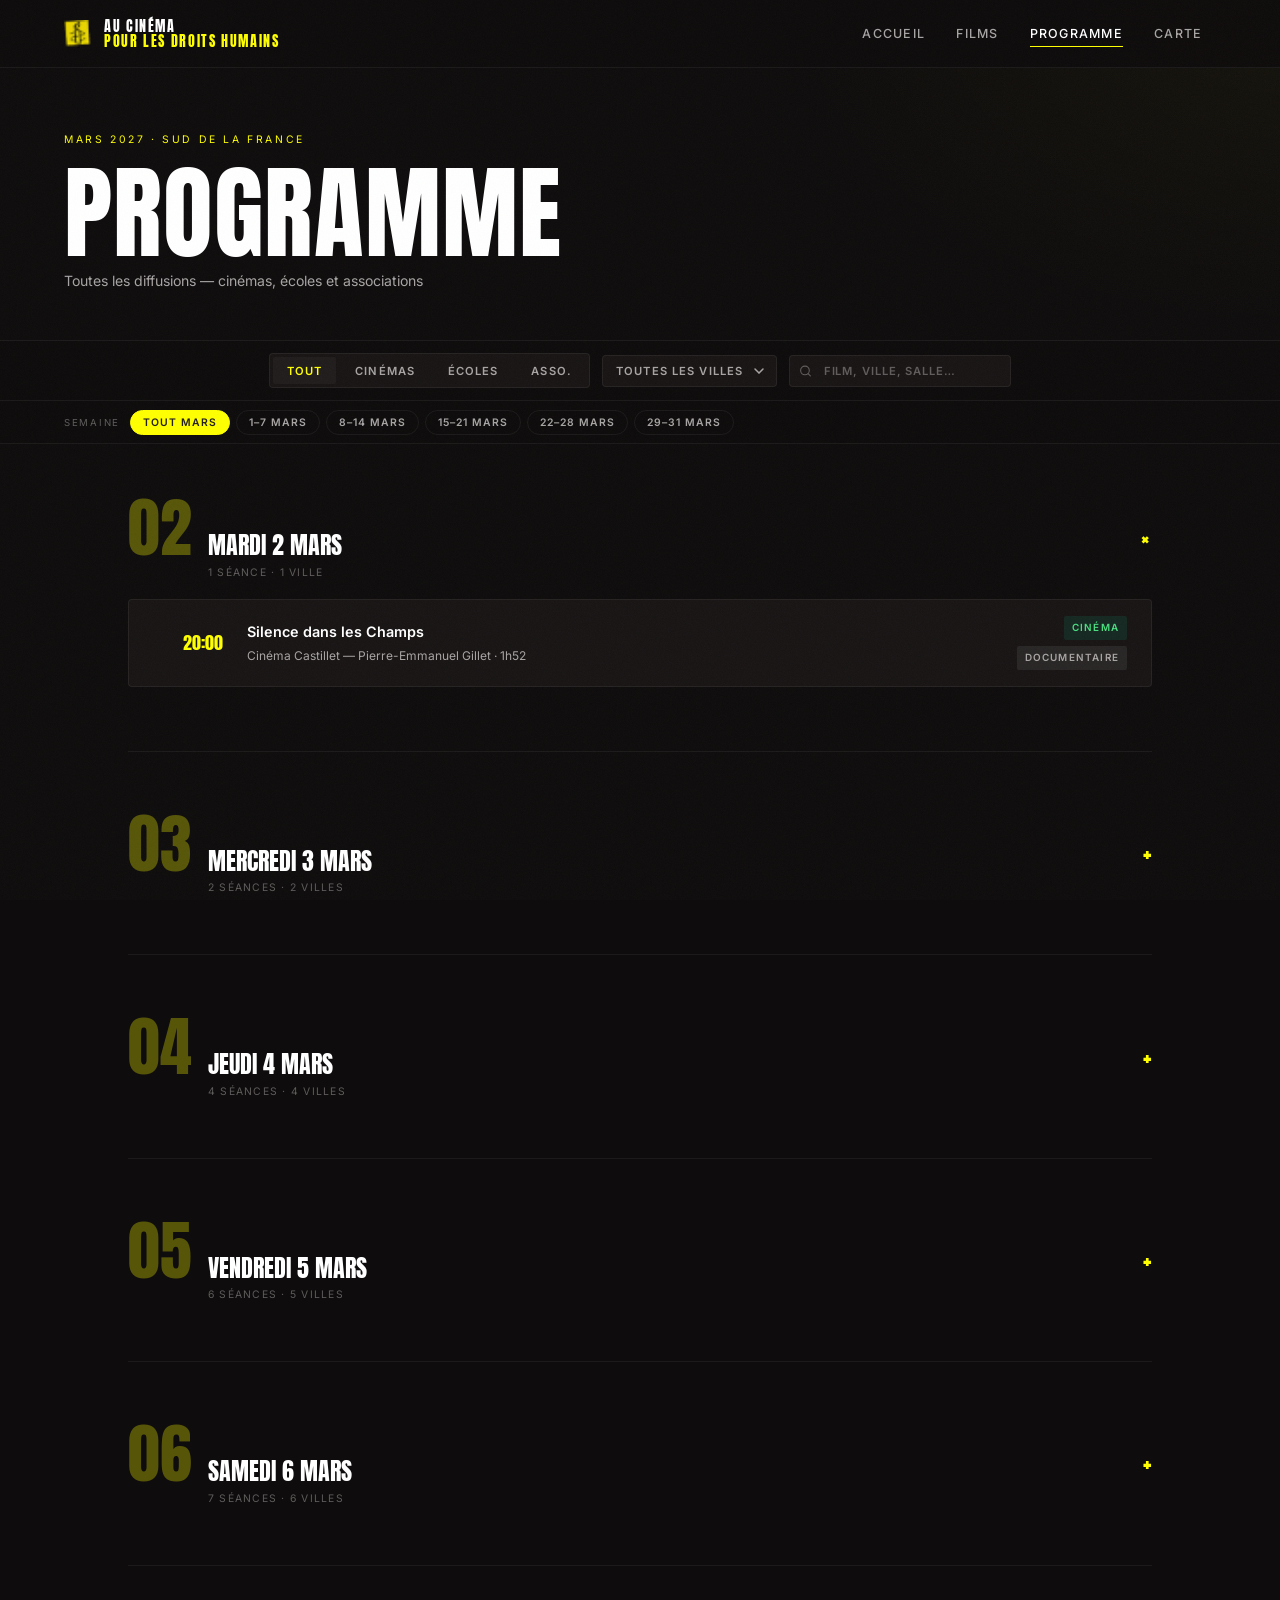
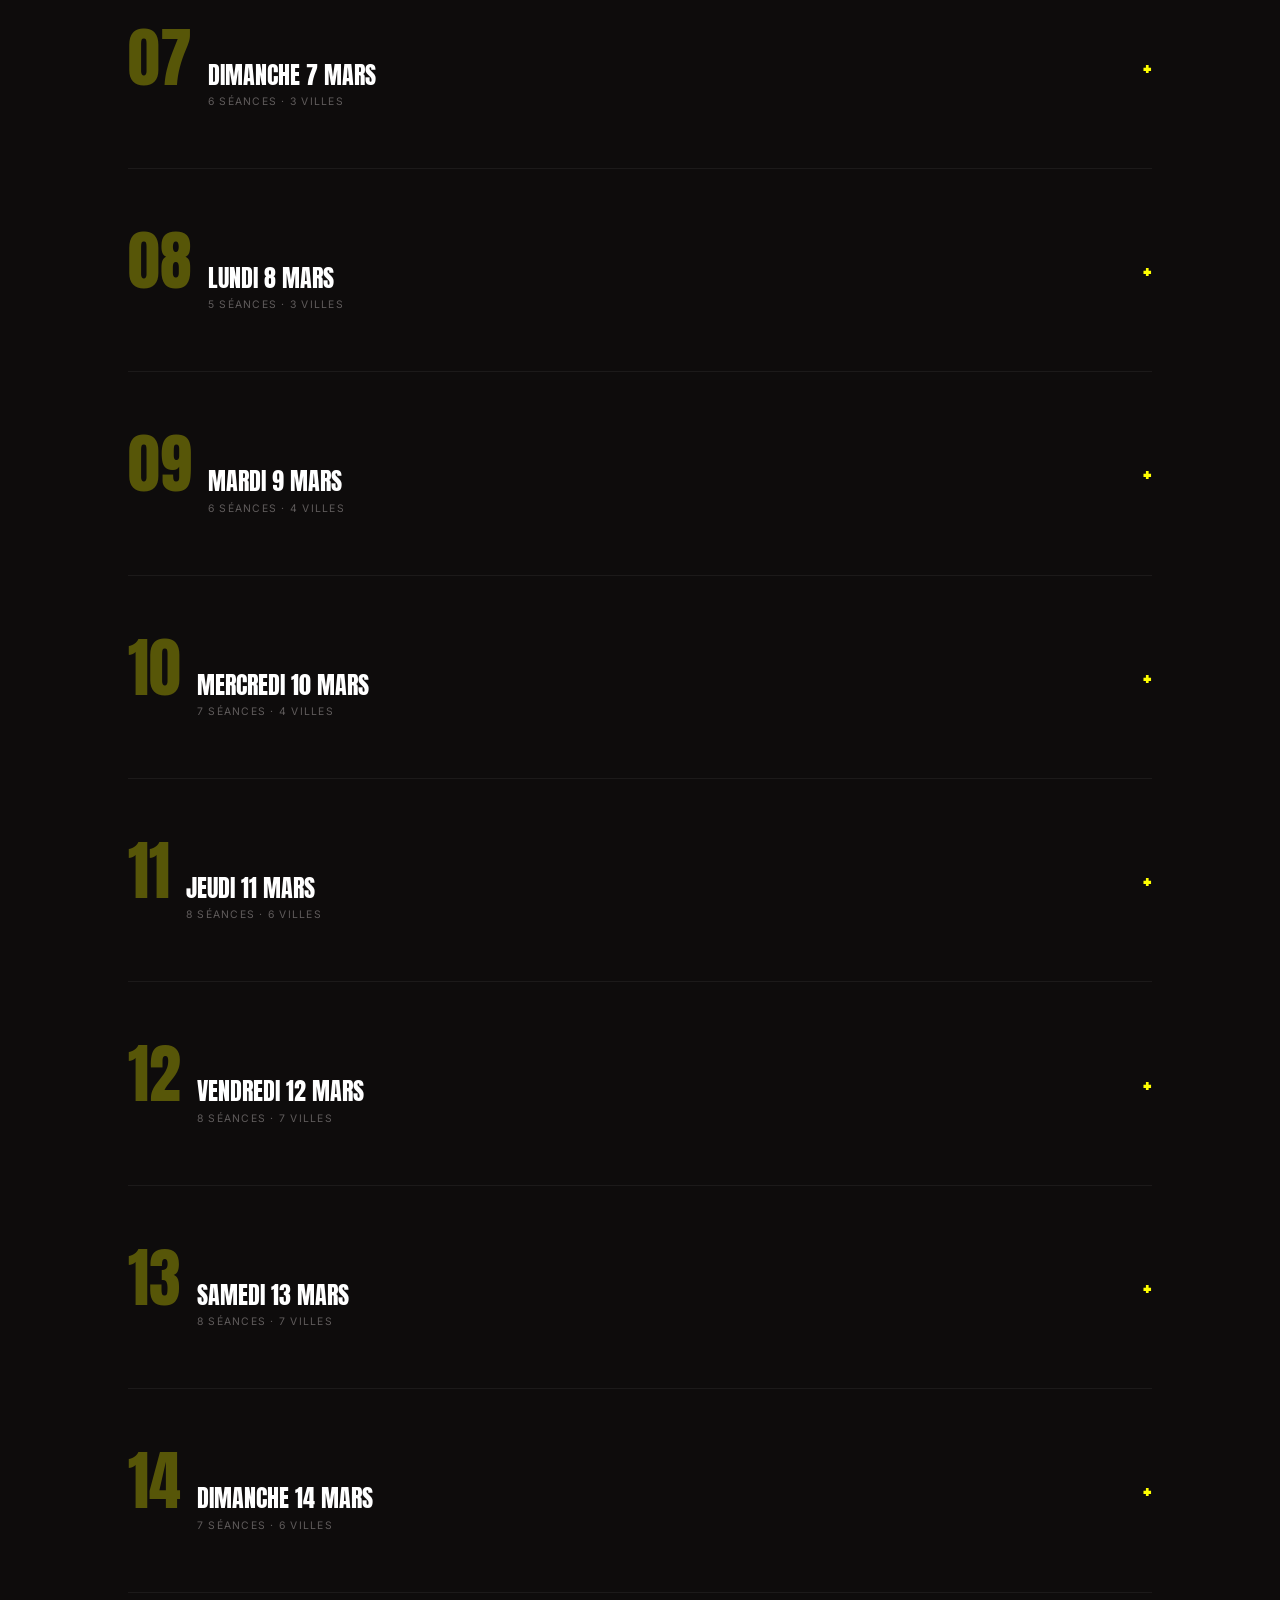
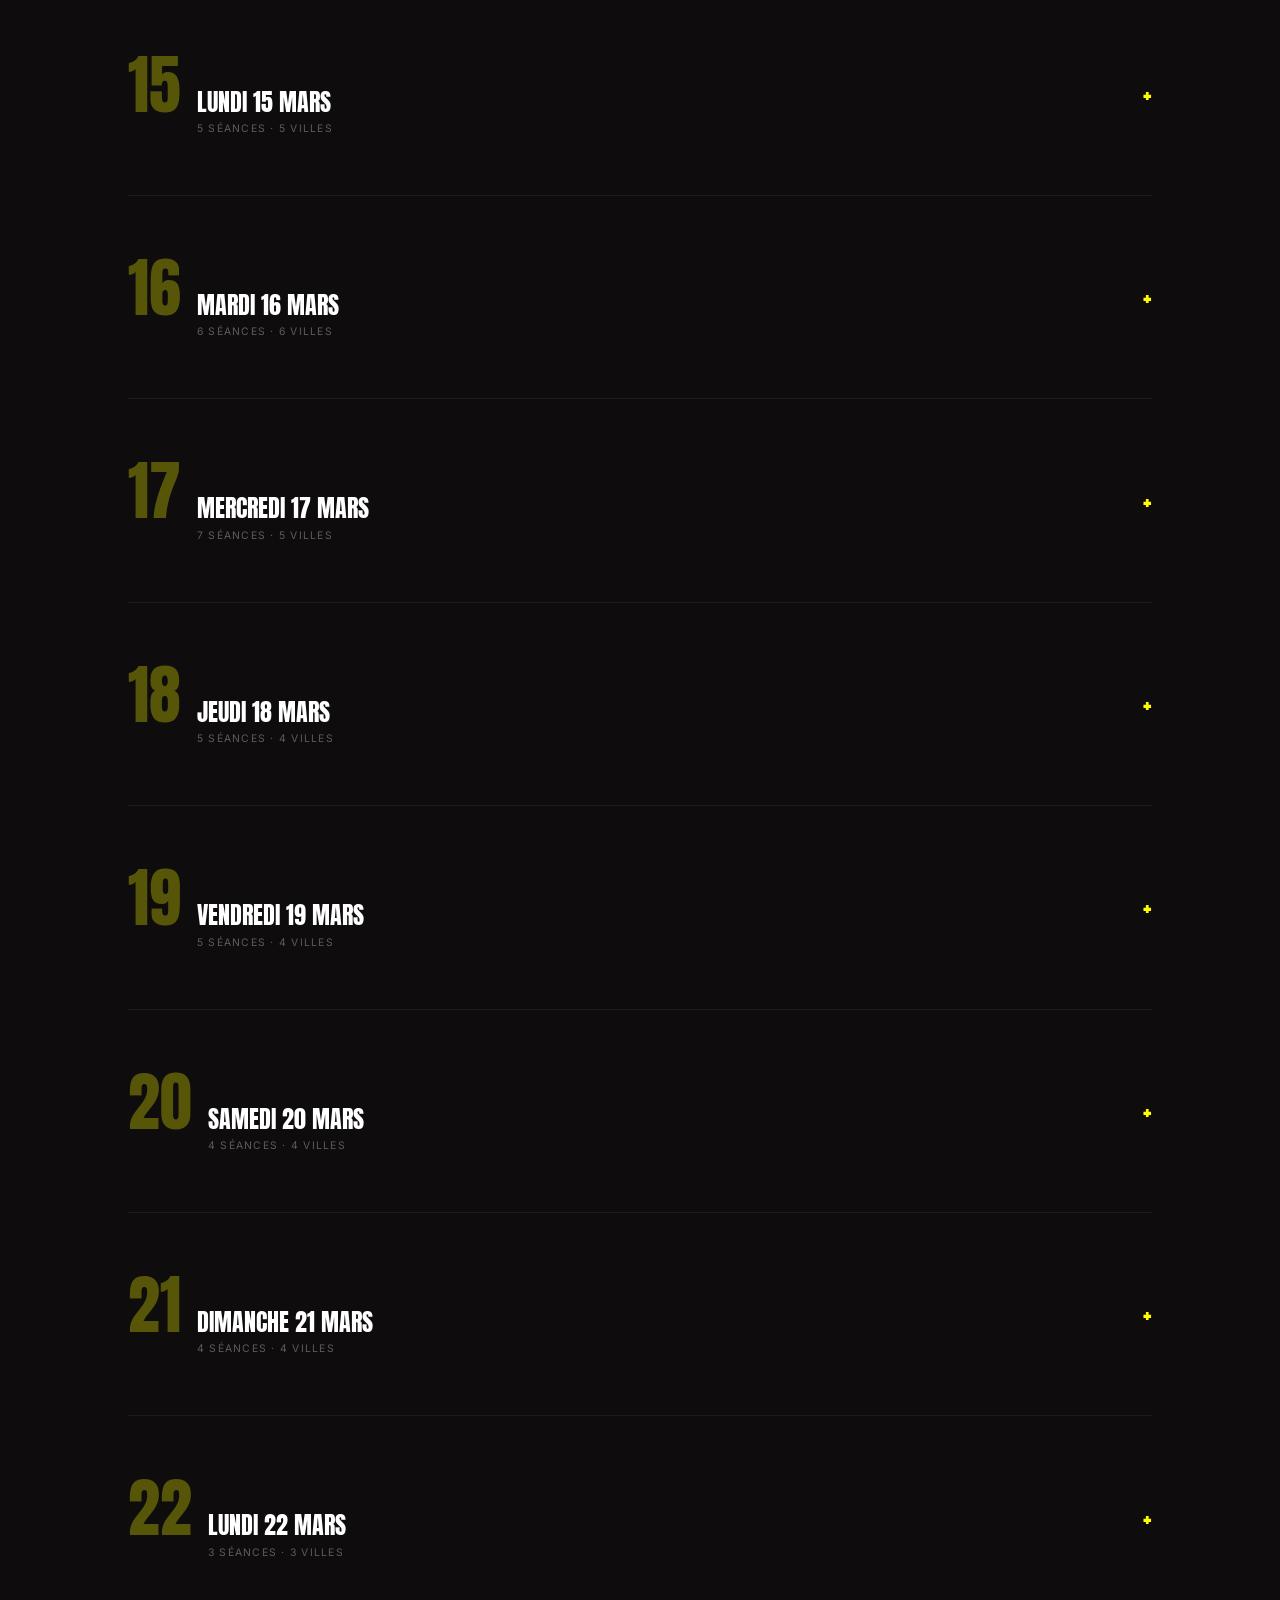
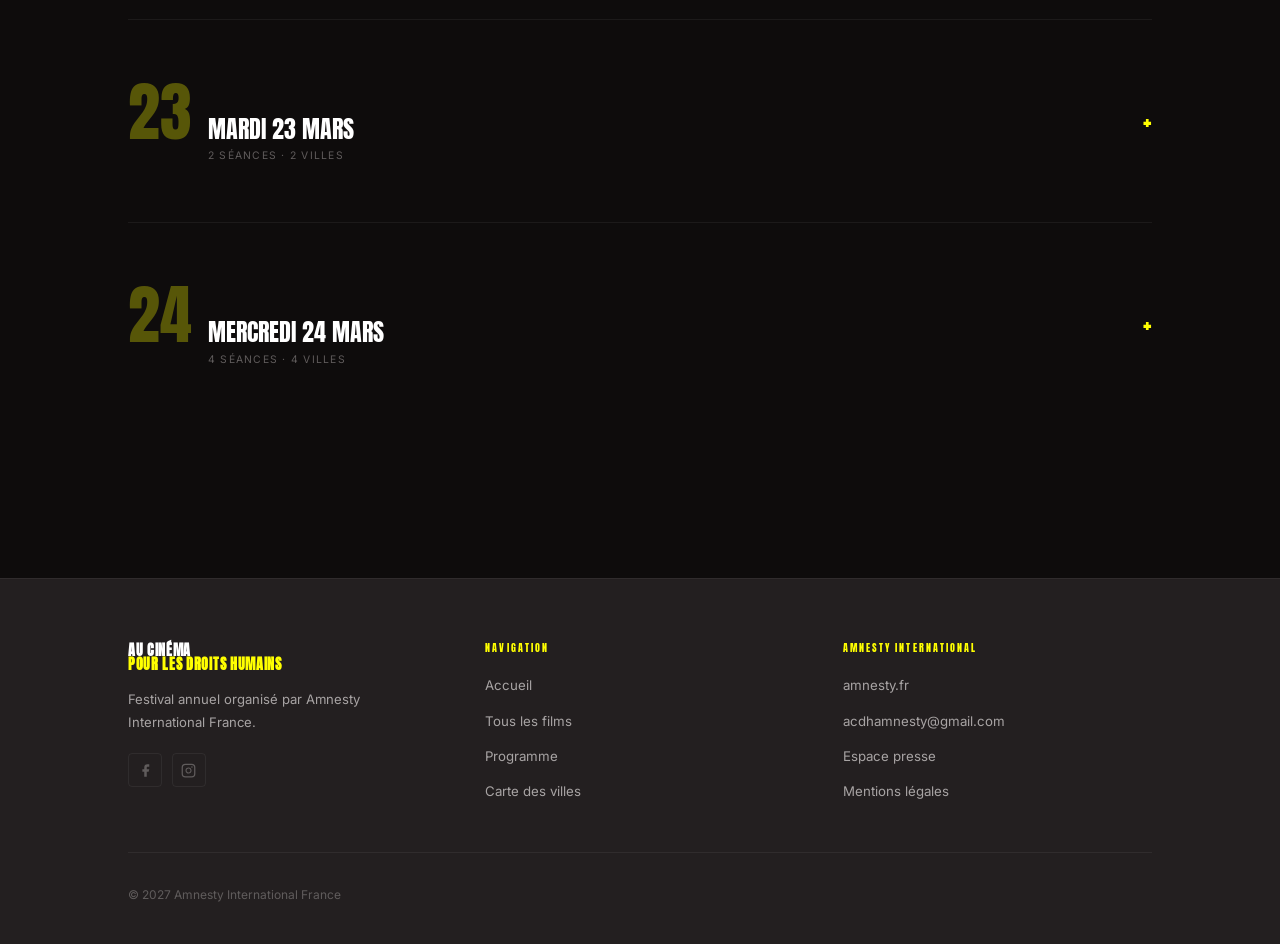
<file: programme.html>
<!DOCTYPE html>
<html lang="fr">
<head>
  <meta charset="UTF-8">
  <meta name="viewport" content="width=device-width, initial-scale=1.0">
  <title>Programme — Au Cinéma Pour les Droits Humains</title>
  <meta name="description" content="Le programme complet du festival Amnesty International — toutes les dates, toutes les villes. Filtrez par semaine, lieu et type de diffusion.">
  <link rel="icon" href="faviconV2.png" type="image/png">
  <!-- Open Graph -->
  <meta property="og:type"        content="website">
  <meta property="og:title"       content="Programme — Au Cinéma Pour les Droits Humains 2027">
  <meta property="og:description" content="Programme complet : toutes les diffusions de mars 2027 dans 20 villes du sud de la France.">
  <meta property="og:image"       content="https://lucjoss.github.io/festival-droits-humains/og-cover.png">
  <meta property="og:url"         content="https://lucjoss.github.io/festival-droits-humains/programme.html">
  <meta property="og:locale"      content="fr_FR">
  <meta name="twitter:card"       content="summary_large_image">
  <link rel="stylesheet" href="css/style.css">
</head>
<body>

  <!-- ── NAVIGATION ─────────────────────────────────────── -->
  <nav class="nav">
    <a href="index.html" class="nav-logo">
      <img src="faviconV2.png" alt="Amnesty International" class="nav-logo-img">
      <div class="nav-logo-text">Au Cinéma <span>Pour les Droits Humains</span></div>
    </a>
    <div class="nav-links">
      <a href="index.html"     class="nav-link">Accueil</a>
      <a href="films.html"     class="nav-link">Films</a>
      <a href="programme.html" class="nav-link">Programme</a>
      <a href="carte.html"     class="nav-link">Carte</a>
    </div>
    <button class="nav-burger" aria-label="Menu"><span></span><span></span><span></span></button>
  </nav>
  <div class="nav-mobile">
    <a href="index.html"     class="nav-link">Accueil</a>
    <a href="films.html"     class="nav-link">Films</a>
    <a href="programme.html" class="nav-link">Programme</a>
    <a href="carte.html"     class="nav-link">Carte</a>
  </div>

  <!-- ── PAGE HEADER ─────────────────────────────────────── -->
  <header class="page-header">
    <span class="page-header-label">Mars 2027 · Sud de la France</span>
    <h1 class="page-header-title">Programme</h1>
    <p class="page-header-sub">Toutes les diffusions — cinémas, écoles et associations</p>
  </header>

  <!-- ── FILTER BAR ──────────────────────────────────────── -->
  <div class="filter-bar" role="search" aria-label="Filtres programme">
    <div class="filter-bar-inner">

      <!-- Public type -->
      <div class="filter-group" role="group" aria-label="Type de lieu">
        <button class="prog-filter-btn active" data-val="tous">Tout</button>
        <button class="prog-filter-btn" data-val="cinema">Cinémas</button>
        <button class="prog-filter-btn" data-val="ecole">Écoles</button>
        <button class="prog-filter-btn" data-val="association">Asso.</button>
      </div>

      <!-- Ville -->
      <select id="prog-ville" class="filter-select" aria-label="Filtrer par ville">
        <option value="toutes">Toutes les villes</option>
      </select>

      <!-- Recherche -->
      <div class="prog-search-wrap">
        <svg viewBox="0 0 24 24" fill="none" stroke-width="2" stroke-linecap="round" stroke-linejoin="round" aria-hidden="true">
          <circle cx="11" cy="11" r="8"/><line x1="21" y1="21" x2="16.65" y2="16.65"/>
        </svg>
        <input type="search" id="prog-search" placeholder="Film, ville, salle…" autocomplete="off">
      </div>

    </div>
  </div>

  <!-- ── WEEK FILTER ─────────────────────────────────────── -->
  <div class="week-filter-row" role="group" aria-label="Filtrer par semaine">
    <span class="week-filter-label">Semaine</span>
    <button class="week-filter-btn active" data-week="toutes">Tout mars</button>
    <button class="week-filter-btn" data-week="1">1–7 mars</button>
    <button class="week-filter-btn" data-week="2">8–14 mars</button>
    <button class="week-filter-btn" data-week="3">15–21 mars</button>
    <button class="week-filter-btn" data-week="4">22–28 mars</button>
    <button class="week-filter-btn" data-week="5">29–31 mars</button>
  </div>

  <!-- ── PROGRAMME TIMELINE ──────────────────────────────── -->
  <main style="padding: 2rem clamp(1.5rem, 5vw, 4rem) 4rem">
    <div class="container">
      <div id="programme-container" aria-label="Programme des diffusions"></div>
      <div id="programme-empty" class="programme-empty" style="display:none">Aucune diffusion pour ce filtre.</div>
    </div>
  </main>

  <!-- ── FOOTER ──────────────────────────────────────────── -->
  <footer class="footer">
    <div class="container">
      <div class="footer-grid">
        <div class="footer-brand">
          <div class="nav-logo-text" style="font-size:0.85rem;margin-bottom:1rem;font-weight:700;text-transform:uppercase;letter-spacing:0.05em">Au Cinéma <span>Pour les Droits Humains</span></div>
          <p class="footer-desc">Festival annuel organisé par Amnesty International France.</p>
          <div class="footer-social">
            <a href="https://www.facebook.com/acdhamnesty" class="footer-social-link" aria-label="Facebook" target="_blank" rel="noopener">
              <svg viewBox="0 0 24 24" xmlns="http://www.w3.org/2000/svg"><path fill="currentColor" d="M18 2h-3a5 5 0 0 0-5 5v3H7v4h3v8h4v-8h3l1-4h-4V7a1 1 0 0 1 1-1h3z"/></svg>
            </a>
            <a href="https://www.instagram.com/festivalacdh/" class="footer-social-link" aria-label="Instagram" target="_blank" rel="noopener">
              <svg viewBox="0 0 24 24" xmlns="http://www.w3.org/2000/svg"><rect x="2" y="2" width="20" height="20" rx="5" ry="5" fill="none" stroke="currentColor" stroke-width="2"/><path d="M16 11.37A4 4 0 1 1 12.63 8 4 4 0 0 1 16 11.37z" fill="none" stroke="currentColor" stroke-width="1.8"/><line x1="17.5" y1="6.5" x2="17.51" y2="6.5" stroke="currentColor" stroke-width="2.5" stroke-linecap="round"/></svg>
            </a>
          </div>
        </div>
        <div class="footer-col">
          <h4>Navigation</h4>
          <ul>
            <li><a href="index.html">Accueil</a></li>
            <li><a href="films.html">Tous les films</a></li>
            <li><a href="programme.html">Programme</a></li>
            <li><a href="carte.html">Carte des villes</a></li>
          </ul>
        </div>
        <div class="footer-col">
          <h4>Amnesty International</h4>
          <ul>
            <li><a href="https://www.amnesty.fr" target="_blank" rel="noopener">amnesty.fr</a></li>
            <li><a href="mailto:acdhamnesty@gmail.com">acdhamnesty@gmail.com</a></li>
            <li><a href="presse.html">Espace presse</a></li>
            <li><a href="mentions-legales.html">Mentions légales</a></li>
          </ul>
        </div>
      </div>
      <div class="footer-bottom">
        <span>© 2027 Amnesty International France</span>
      </div>
    </div>
  </footer>

  <script src="js/data.js"></script>
  <script src="js/admin-sync.js"></script>
  <script src="js/dom-helpers.js"></script>
  <script src="js/main.js"></script>
  <script src="js/programme.js"></script>
</body>
</html>
</file>
<file: css/style.css>
/* ============================================================
   AU CINÉMA POUR LES DROITS HUMAINS
   Design System — Amnesty International Film Festival
   ============================================================ */

@import url('https://fonts.googleapis.com/css2?family=Anton&family=Inter:wght@300;400;500;600&display=swap');

/* ── Variables ─────────────────────────────────────────── */
:root {
  --yellow:       #FFFF00;
  --yellow-dim:   rgba(255,255,0,0.12);
  --yellow-glow:  rgba(255,255,0,0.25);
  --black:        #231F20;
  --bg:           #0E0C0C;
  --bg-card:      #181414;
  --bg-elevated:  #201C1C;
  --white:        #FFFFFF;
  --gray-100:     #F0EFEE;
  --gray-300:     #A8A4A4;
  --gray-500:     #605C5C;
  --gray-700:     #302C2C;
  --border:       rgba(255,255,255,0.06);
  --border-hover: rgba(255,255,0,0.4);

  --font-display: 'Anton', Impact, sans-serif;
  --font-body:    'Inter', system-ui, sans-serif;

  --nav-h:  68px;
  --radius: 4px;
  --ease:   cubic-bezier(0.16, 1, 0.3, 1);
  --ease-in: cubic-bezier(0.87, 0, 0.13, 1);
}

/* ── Reset ─────────────────────────────────────────────── */
*, *::before, *::after { box-sizing: border-box; margin: 0; padding: 0; }
html { scroll-behavior: smooth; font-size: 16px; }
body {
  background: var(--bg);
  color: var(--white);
  font-family: var(--font-body);
  line-height: 1.6;
  overflow-x: hidden;
  -webkit-font-smoothing: antialiased;
}
img, video { display: block; max-width: 100%; }
a { color: inherit; text-decoration: none; }
button { font-family: inherit; cursor: pointer; border: none; background: none; }
ul { list-style: none; }
input, select { font-family: inherit; }

/* ── Focus visible (accessibilité clavier) ──────────────── */
:focus { outline: none; }
:focus-visible {
  outline: 2px solid var(--yellow);
  outline-offset: 3px;
  border-radius: 2px;
}

/* ── Typography ─────────────────────────────────────────── */
h1, h2, h3, h4 {
  font-family: var(--font-display);
  font-weight: 400;
  text-transform: uppercase;
  line-height: 0.95;
  letter-spacing: 0.01em;
}
.eyebrow {
  font-size: 0.7rem;
  font-weight: 600;
  letter-spacing: 0.18em;
  text-transform: uppercase;
  color: var(--yellow);
}

/* ── Grain overlay ──────────────────────────────────────── */
body::before {
  content: '';
  position: fixed;
  inset: 0;
  pointer-events: none;
  z-index: 1000;
  opacity: 0.035;
  background-image: url("data:image/svg+xml,%3Csvg viewBox='0 0 256 256' xmlns='http://www.w3.org/2000/svg'%3E%3Cfilter id='noise'%3E%3CfeTurbulence type='fractalNoise' baseFrequency='0.9' numOctaves='4' stitchTiles='stitch'/%3E%3C/filter%3E%3Crect width='100%25' height='100%25' filter='url(%23noise)'/%3E%3C/svg%3E");
  background-size: 200px;
}

/* ══════════════════════════════════════════════════════════
   NAVIGATION
══════════════════════════════════════════════════════════ */
.nav {
  position: fixed;
  top: 0; left: 0; right: 0;
  z-index: 900;
  height: var(--nav-h);
  display: flex;
  align-items: center;
  padding: 0 clamp(1.5rem, 5vw, 4rem);
  transition: background 0.4s var(--ease), border-color 0.4s;
  border-bottom: 1px solid transparent;
}
.nav.scrolled {
  background: rgba(14, 12, 12, 0.95);
  backdrop-filter: blur(20px);
  border-color: var(--border);
}
.nav-logo {
  display: flex;
  align-items: center;
  gap: 0.75rem;
  flex-shrink: 0;
}
.nav-logo svg { width: 28px; height: 28px; }
.nav-logo-img { width: 28px; height: 28px; object-fit: contain; }
.nav-logo-text {
  font-family: var(--font-display);
  font-size: 0.85rem;
  letter-spacing: 0.12em;
  text-transform: uppercase;
  line-height: 1.1;
  color: var(--white);
}
.nav-logo-text span { color: var(--yellow); display: block; }
.nav-links {
  display: flex;
  align-items: center;
  gap: 0.25rem;
  margin-left: auto;
}
.nav-link {
  font-size: 0.78rem;
  font-weight: 500;
  letter-spacing: 0.1em;
  text-transform: uppercase;
  padding: 0.5rem 0.85rem;
  color: var(--gray-300);
  position: relative;
  transition: color 0.25s;
}
.nav-link::after {
  content: '';
  position: absolute;
  bottom: 4px; left: 0.85rem; right: 0.85rem;
  height: 1px;
  background: var(--yellow);
  transform: scaleX(0);
  transform-origin: left;
  transition: transform 0.3s var(--ease);
}
.nav-link:hover { color: var(--white); }
.nav-link:hover::after,
.nav-link.active::after { transform: scaleX(1); }
.nav-link.active { color: var(--white); }

/* Hamburger */
.nav-burger {
  display: none;
  flex-direction: column;
  gap: 5px;
  padding: 8px;
  margin-left: auto;
}
.nav-burger span {
  display: block;
  width: 24px;
  height: 1.5px;
  background: var(--white);
  transition: transform 0.3s, opacity 0.3s;
}
.nav-burger.open span:nth-child(1) { transform: translateY(6.5px) rotate(45deg); }
.nav-burger.open span:nth-child(2) { opacity: 0; }
.nav-burger.open span:nth-child(3) { transform: translateY(-6.5px) rotate(-45deg); }

/* Mobile menu */
.nav-mobile {
  display: none;
  position: fixed;
  top: var(--nav-h);
  left: 0; right: 0;
  background: rgba(14,12,12,0.98);
  backdrop-filter: blur(20px);
  padding: 2rem clamp(1.5rem, 5vw, 4rem);
  z-index: 899;
  border-bottom: 1px solid var(--border);
  flex-direction: column;
  gap: 0.5rem;
}
.nav-mobile.open { display: flex; }
.nav-mobile .nav-link {
  font-size: 1.1rem;
  padding: 0.75rem 0;
  border-bottom: 1px solid var(--border);
}
.nav-mobile .nav-link::after { display: none; }

/* ══════════════════════════════════════════════════════════
   FOOTER
══════════════════════════════════════════════════════════ */
.footer {
  background: var(--black);
  border-top: 1px solid var(--border);
  padding: 4rem clamp(1.5rem, 5vw, 4rem) 2.5rem;
  margin-top: 8rem;
}
.footer-grid {
  display: grid;
  grid-template-columns: 1fr 1fr 1fr;
  gap: 3rem;
  margin-bottom: 3rem;
}
.footer-brand .nav-logo { margin-bottom: 1rem; }
.footer-desc {
  font-size: 0.82rem;
  color: var(--gray-300);
  line-height: 1.7;
  max-width: 240px;
}
.footer-col h4 {
  font-size: 0.65rem;
  letter-spacing: 0.2em;
  color: var(--yellow);
  margin-bottom: 1.25rem;
}
.footer-col ul { display: flex; flex-direction: column; gap: 0.6rem; }
.footer-col a {
  font-size: 0.83rem;
  color: var(--gray-300);
  transition: color 0.2s;
}
.footer-col a:hover { color: var(--white); }
.footer-bottom {
  padding-top: 2rem;
  border-top: 1px solid var(--border);
  display: flex;
  justify-content: space-between;
  align-items: center;
  font-size: 0.75rem;
  color: var(--gray-500);
}
.footer-bottom a { color: var(--gray-500); transition: color 0.2s; }
.footer-bottom a:hover { color: var(--yellow); }
.footer-social {
  display: flex;
  gap: 0.6rem;
  margin-top: 1.25rem;
}
.footer-social-link {
  display: flex;
  align-items: center;
  justify-content: center;
  width: 34px;
  height: 34px;
  border: 1px solid var(--border);
  border-radius: var(--radius);
  color: var(--gray-500);
  transition: border-color 0.25s, color 0.25s;
  flex-shrink: 0;
}
.footer-social-link:hover { border-color: var(--yellow); color: var(--yellow); }
.footer-social-link svg { width: 15px; height: 15px; }

/* ══════════════════════════════════════════════════════════
   REUSABLE COMPONENTS
══════════════════════════════════════════════════════════ */

/* Film Card */
.film-card {
  display: block;
  cursor: pointer;
  transition: transform 0.3s var(--ease);
}
.film-card:hover { transform: translateY(-4px); }
.film-card:hover .card-poster { border-color: var(--border-hover); box-shadow: 0 0 24px var(--yellow-glow); }

.card-poster {
  aspect-ratio: 2/3;
  background: var(--bg-card);
  border: 1px solid rgba(255,255,255,0.12);
  border-radius: var(--radius);
  overflow: hidden;
  position: relative;
  transition: border-color 0.3s, box-shadow 0.3s;
  display: flex;
  align-items: center;
  justify-content: center;
  margin-bottom: 0.9rem;
}
.card-poster-inner {
  display: flex;
  flex-direction: column;
  align-items: center;
  gap: 0.75rem;
  opacity: 0.4;
}
.card-poster-inner svg { width: 32px; height: 32px; stroke: var(--white); }
.card-poster-inner span {
  font-size: 0.6rem;
  letter-spacing: 0.25em;
  text-transform: uppercase;
  color: var(--white);
}

.card-badges {
  display: flex;
  gap: 0.4rem;
  margin-bottom: 0.5rem;
  flex-wrap: wrap;
}
.badge {
  display: inline-block;
  font-size: 0.62rem;
  font-weight: 600;
  letter-spacing: 0.12em;
  text-transform: uppercase;
  padding: 0.25rem 0.5rem;
  border-radius: 2px;
}
.badge-format { background: rgba(255,255,0,0.12); color: var(--yellow); }
.badge-genre  { background: rgba(255,255,255,0.07); color: var(--gray-300); }
.badge-cinema { background: rgba(0,180,120,0.12); color: #4ade80; }
.badge-ecole  { background: rgba(100,140,255,0.12); color: #93c5fd; }
.badge-association { background: rgba(255,140,50,0.12); color: #fbbf24; }

.card-title {
  font-family: var(--font-display);
  font-size: 1rem;
  text-transform: uppercase;
  line-height: 1.05;
  margin-bottom: 0.3rem;
  color: var(--white);
}
.card-meta {
  font-size: 0.75rem;
  color: var(--gray-300);
}
.card-director { font-style: italic; }

/* Buttons */
.btn {
  display: inline-flex;
  align-items: center;
  gap: 0.5rem;
  font-family: var(--font-display);
  font-size: 0.85rem;
  letter-spacing: 0.1em;
  text-transform: uppercase;
  padding: 0.85rem 2rem;
  border-radius: var(--radius);
  transition: all 0.25s var(--ease);
  white-space: nowrap;
}
.btn-primary {
  background: var(--yellow);
  color: var(--black);
}
.btn-primary:hover { background: var(--white); transform: translateY(-2px); }
.btn-outline {
  border: 1px solid rgba(255,255,255,0.25);
  color: var(--white);
  background: transparent;
}
.btn-outline:hover {
  border-color: var(--yellow);
  color: var(--yellow);
  transform: translateY(-2px);
}

/* Section Header */
.section-header {
  display: flex;
  align-items: flex-end;
  justify-content: space-between;
  margin-bottom: 2.5rem;
  gap: 1.5rem;
  flex-wrap: wrap;
}
.section-title {
  font-size: clamp(2rem, 5vw, 4rem);
  color: var(--white);
}

/* Scroll animations */
.reveal {
  opacity: 0;
  transform: translateY(32px);
  transition: opacity 0.7s var(--ease), transform 0.7s var(--ease);
}
.reveal.visible {
  opacity: 1;
  transform: none;
}

/* Divider */
.divider {
  height: 1px;
  background: var(--border);
  margin: 6rem 0;
}

/* Container */
.container {
  width: 100%;
  max-width: 1400px;
  margin: 0 auto;
  padding: 0 clamp(1.5rem, 5vw, 4rem);
}

/* Filter bar */
.filter-bar {
  position: sticky;
  top: var(--nav-h);
  z-index: 50;
  background: rgba(14,12,12,0.92);
  backdrop-filter: blur(20px);
  border-bottom: 1px solid var(--border);
  padding: 0.75rem clamp(1.5rem, 5vw, 4rem);
  display: flex;
  flex-direction: column;
  gap: 0.75rem;
}

/* Theme chips row */
.filter-themes {
  display: flex;
  gap: 0.5rem;
  flex-wrap: wrap;
  padding-bottom: 0.75rem;
  border-bottom: 1px solid var(--border);
}
.filter-theme {
  font-size: 0.72rem;
  font-weight: 600;
  letter-spacing: 0.08em;
  text-transform: uppercase;
  padding: 0.4rem 0.9rem;
  border-radius: 2rem;
  border: 1px solid var(--border);
  color: var(--gray-300);
  background: transparent;
  cursor: pointer;
  transition: all 0.2s;
  white-space: nowrap;
}
.filter-theme:hover {
  border-color: rgba(255,255,0,0.4);
  color: var(--white);
}
.filter-theme.active {
  background: var(--yellow);
  border-color: var(--yellow);
  color: var(--black);
}
.filter-bar-inner {
  display: flex;
  gap: 0.75rem;
  flex-wrap: wrap;
  align-items: center;
  max-width: 1400px;
  margin: 0 auto;
}
.filter-group {
  display: flex;
  gap: 0.35rem;
  background: var(--bg-card);
  border: 1px solid var(--border);
  border-radius: var(--radius);
  padding: 3px;
}
.filter-btn, .prog-filter-btn {
  font-size: 0.7rem;
  font-weight: 600;
  letter-spacing: 0.1em;
  text-transform: uppercase;
  padding: 0.4rem 0.85rem;
  color: var(--gray-300);
  border-radius: 2px;
  transition: all 0.2s;
}
.filter-btn.active, .filter-btn:hover,
.prog-filter-btn.active, .prog-filter-btn:hover {
  background: var(--bg-elevated);
  color: var(--white);
}
.filter-btn.active, .prog-filter-btn.active { color: var(--yellow); }
.filter-select {
  font-size: 0.7rem;
  font-weight: 600;
  letter-spacing: 0.1em;
  text-transform: uppercase;
  padding: 0.5rem 0.85rem;
  background: var(--bg-card);
  border: 1px solid var(--border);
  border-radius: var(--radius);
  color: var(--gray-300);
  appearance: none;
  -webkit-appearance: none;
  cursor: pointer;
  min-width: 140px;
  background-image: url("data:image/svg+xml,%3Csvg xmlns='http://www.w3.org/2000/svg' width='10' height='6' viewBox='0 0 10 6'%3E%3Cpath d='M1 1l4 4 4-4' stroke='%23A8A4A4' stroke-width='1.5' fill='none' stroke-linecap='round'/%3E%3C/svg%3E");
  background-repeat: no-repeat;
  background-position: right 0.75rem center;
  padding-right: 2rem;
  transition: border-color 0.2s, color 0.2s;
}
.filter-select:focus {
  outline: none;
  border-color: var(--yellow);
  color: var(--white);
}
.filter-select option { background: var(--bg-card); color: var(--white); }

/* Films count */
.films-count {
  font-size: 0.72rem;
  font-weight: 500;
  letter-spacing: 0.12em;
  text-transform: uppercase;
  color: var(--gray-500);
  margin-left: auto;
}
.films-count strong { color: var(--yellow); }

/* Films grid */
.films-grid {
  display: grid;
  grid-template-columns: repeat(auto-fill, minmax(190px, 1fr));
  gap: 2rem 1.5rem;
}

/* ══════════════════════════════════════════════════════════
   HOME PAGE
══════════════════════════════════════════════════════════ */

/* Hero */
.hero {
  position: relative;
  min-height: 100vh;
  display: flex;
  flex-direction: column;
  justify-content: flex-end;
  padding: calc(var(--nav-h) + 2rem) clamp(1.5rem, 5vw, 4rem) clamp(10rem, 24vh, 18rem);
  overflow: hidden;
}
.hero-year {
  position: absolute;
  right: -0.05em;
  top: 50%;
  transform: translateY(-50%);
  font-family: var(--font-display);
  font-size: 28vw;
  color: rgba(255,255,255,0.025);
  line-height: 1;
  pointer-events: none;
  user-select: none;
  z-index: 0;
}
.hero-bg {
  position: absolute;
  inset: 0;
  background:
    radial-gradient(ellipse 80% 60% at 100% 0%, rgba(255,255,0,0.04) 0%, transparent 60%),
    radial-gradient(ellipse 60% 80% at 0% 100%, rgba(255,0,0,0.03) 0%, transparent 50%),
    linear-gradient(180deg, transparent 40%, var(--bg) 100%);
  z-index: 1;
}
.hero-content {
  position: relative;
  z-index: 2;
  display: flex;
  align-items: flex-end;
  gap: 6rem;
  width: 100%;
}
.hero-left { flex: 1; min-width: 0; }
.hero-right {
  display: flex;
  flex-direction: column;
  align-items: flex-end;
  justify-content: flex-end;
  gap: 2rem;
  flex-shrink: 0;
  padding-bottom: 0.25rem;
}
.hero-pre {
  font-size: 0.7rem;
  letter-spacing: 0.3em;
  text-transform: uppercase;
  color: var(--yellow);
  margin-bottom: 1.5rem;
  display: flex;
  align-items: center;
  gap: 1rem;
  white-space: nowrap;
}
.hero-pre::before {
  content: '';
  width: 40px;
  height: 1px;
  background: var(--yellow);
}
.hero-title {
  font-size: clamp(2.5rem, 5.5vw, 7rem);
  line-height: 1.1;
  margin-bottom: 2rem;
  max-width: 1100px;
}
.hero-title .line { display: block; overflow: hidden; }
.hero-title .line span {
  display: block;
  transform: translateY(100%);
  animation: slideUp 0.9s var(--ease) forwards;
}
.hero-title .line:nth-child(1) span { animation-delay: 0.1s; }
.hero-title .line:nth-child(2) span { animation-delay: 0.2s; }
.hero-title .line:nth-child(3) span { animation-delay: 0.3s; }
.hero-title .line:nth-child(4) span { animation-delay: 0.4s; }
.hero-title .line:nth-child(5) span { animation-delay: 0.5s; }
.hero-title .accent { color: var(--yellow); }

@keyframes slideUp {
  to { transform: none; }
}

.hero-bottom {
  display: flex;
  align-items: flex-end;
  justify-content: space-between;
  gap: 2rem;
  flex-wrap: wrap;
}
.hero-dates {
  font-size: clamp(0.75rem, 2vw, 1rem);
  color: var(--gray-300);
  font-weight: 300;
  letter-spacing: 0.05em;
}
.hero-dates strong {
  color: var(--white);
  font-weight: 600;
}
.hero-actions { display: flex; gap: 1rem; flex-wrap: wrap; justify-content: flex-end; }

/* Countdown */
.countdown {
  display: flex;
  gap: 1.5rem;
}
.countdown-unit { text-align: center; }
.countdown-num {
  font-family: var(--font-display);
  font-size: clamp(1.6rem, 3vw, 2.5rem);
  line-height: 1;
  color: var(--yellow);
  display: block;
}
.countdown-label {
  font-size: 0.6rem;
  letter-spacing: 0.2em;
  text-transform: uppercase;
  color: var(--gray-500);
  display: block;
  margin-top: 0.25rem;
}

/* Scroll indicator */
.hero-scroll {
  position: absolute;
  bottom: 2.5rem;
  right: clamp(1.5rem, 5vw, 4rem);
  display: flex;
  flex-direction: column;
  align-items: center;
  gap: 0.5rem;
  opacity: 0.4;
  animation: fadeInDelay 1s 1.5s forwards;
  opacity: 0;
  z-index: 2;
}
@keyframes fadeInDelay {
  to { opacity: 0.4; }
}
.hero-scroll-line {
  width: 1px;
  height: 50px;
  background: linear-gradient(to bottom, transparent, var(--white));
  animation: scrollLine 1.5s ease-in-out infinite;
}
@keyframes scrollLine {
  0%   { transform: scaleY(0); transform-origin: top; }
  50%  { transform: scaleY(1); transform-origin: top; }
  51%  { transform: scaleY(1); transform-origin: bottom; }
  100% { transform: scaleY(0); transform-origin: bottom; }
}
.hero-scroll span {
  font-size: 0.55rem;
  letter-spacing: 0.2em;
  text-transform: uppercase;
  writing-mode: vertical-rl;
  color: var(--white);
}

/* Section: Manifesto */
.manifesto-section {
  padding: 5rem 0;
  border-top: 1px solid var(--border);
  border-bottom: 1px solid var(--border);
}
.manifesto-inner {
  display: flex;
  align-items: baseline;
  gap: 5rem;
}
.manifesto-text {
  font-family: var(--font-display);
  font-size: clamp(1.8rem, 3.5vw, 3rem);
  text-transform: uppercase;
  line-height: 1;
  color: var(--white);
  flex-shrink: 0;
}
.manifesto-sub {
  font-size: 0.9rem;
  color: var(--gray-300);
  line-height: 1.7;
  max-width: 500px;
  border-left: 1px solid var(--border);
  padding-left: 3rem;
}

/* Section: Preuve sociale */
.proof-section {
  padding: 4rem 0;
  border-top: 1px solid var(--border);
}
.proof-quote-block {
  display: flex;
  align-items: flex-start;
  gap: 1.5rem;
  margin-bottom: 2.5rem;
}
.proof-quote-mark {
  font-family: var(--font-display);
  font-size: 5rem;
  color: var(--yellow);
  line-height: 0.7;
  flex-shrink: 0;
}
.proof-quote-text {
  font-family: var(--font-display);
  font-size: clamp(1.4rem, 2.5vw, 2.2rem);
  text-transform: uppercase;
  color: var(--white);
  line-height: 1.1;
  margin-bottom: 0.75rem;
}
.proof-quote-cite {
  display: block;
  font-size: 0.7rem;
  letter-spacing: 0.2em;
  text-transform: uppercase;
  color: var(--yellow);
  font-style: normal;
  margin-top: 1rem;
}
.proof-stats {
  display: grid;
  grid-template-columns: repeat(4, 1fr);
  gap: 1px;
  background: var(--border);
  border: 1px solid var(--border);
  border-radius: var(--radius);
  overflow: hidden;
}
.proof-stat {
  background: var(--bg-card);
  padding: 2.5rem;
  display: flex;
  flex-direction: column;
  gap: 0.5rem;
}
.proof-num {
  font-family: var(--font-display);
  font-size: 3rem;
  color: var(--yellow);
  line-height: 1;
}
.proof-label {
  font-size: 0.7rem;
  letter-spacing: 0.15em;
  text-transform: uppercase;
  color: var(--gray-500);
}

/* Section: About */
.about-section {
  padding: 3rem 0 4rem;
}
.about-inner {
  display: grid;
  grid-template-columns: 1fr 1fr;
  gap: 6rem;
  align-items: start;
}
.about-tag {
  font-size: 0.65rem;
  letter-spacing: 0.25em;
  text-transform: uppercase;
  color: var(--yellow);
  margin-bottom: 1.5rem;
  display: block;
}
.about-title {
  font-size: clamp(1.8rem, 3vw, 2.8rem);
  margin-bottom: 1.25rem;
}
.about-text {
  font-size: 0.85rem;
  color: var(--gray-300);
  line-height: 1.6;
  margin-bottom: 0.75rem;
}
.about-text strong { color: var(--white); font-weight: 600; }
.about-stats {
  display: flex;
  gap: 2rem;
  margin-top: 1.5rem;
  padding-top: 1.5rem;
  border-top: 1px solid var(--border);
}
.stat-num {
  font-family: var(--font-display);
  font-size: 2.2rem;
  color: var(--yellow);
  line-height: 1;
  display: block;
}
.stat-label {
  font-size: 0.7rem;
  letter-spacing: 0.15em;
  text-transform: uppercase;
  color: var(--gray-500);
  margin-top: 0.25rem;
}
.about-visual {
  position: relative;
}
.about-frame {
  aspect-ratio: 3/4;
  background: var(--bg-card);
  border: 1px solid var(--border);
  border-radius: var(--radius);
  display: flex;
  align-items: center;
  justify-content: center;
  position: relative;
  overflow: hidden;
}
.about-frame::before {
  content: '';
  position: absolute;
  inset: 0;
  background:
    radial-gradient(ellipse at 50% 0%, rgba(255,255,0,0.06), transparent 60%),
    linear-gradient(rgba(255,255,0,0.025) 1px, transparent 1px),
    linear-gradient(90deg, rgba(255,255,0,0.025) 1px, transparent 1px);
  background-size: 100% 100%, 32px 32px, 32px 32px;
}
.about-frame-content {
  display: flex;
  flex-direction: column;
  align-items: center;
  gap: 1.25rem;
  position: relative;
  z-index: 1;
}
.about-frame-logo {
  width: 56px;
  height: 56px;
  object-fit: contain;
  opacity: 0.35;
  filter: grayscale(0.3);
}
.about-frame-label {
  font-size: 0.6rem;
  letter-spacing: 0.25em;
  text-transform: uppercase;
  color: var(--gray-700);
  border: 1px solid var(--border);
  padding: 0.35rem 0.75rem;
  border-radius: 100px;
}
.about-frame-sub {
  font-family: var(--font-display);
  font-size: 1.5rem;
  color: var(--yellow);
  opacity: 0.15;
  text-transform: uppercase;
  letter-spacing: 0.05em;
}
.about-badge-float {
  position: absolute;
  bottom: -1rem;
  left: -1.5rem;
  background: var(--yellow);
  color: var(--black);
  padding: 0.85rem 1.1rem;
  border-radius: var(--radius);
  display: flex;
  align-items: center;
  gap: 0.65rem;
}
.about-badge-float-logo {
  width: 28px;
  height: 28px;
  object-fit: contain;
  flex-shrink: 0;
}
.about-badge-float-text {
  font-family: var(--font-display);
  font-size: 0.7rem;
  letter-spacing: 0.08em;
  text-transform: uppercase;
  line-height: 1.3;
}

/* About — thèmes */
.about-themes {
  border: 1px solid var(--border);
  border-radius: var(--radius);
  overflow: hidden;
}
.about-themes-header {
  display: flex;
  align-items: center;
  justify-content: space-between;
  padding: 1rem 1.5rem;
  background: var(--bg-elevated);
  border-bottom: 1px solid var(--border);
}
.about-themes-edition {
  font-family: var(--font-display);
  font-size: 1.8rem;
  color: var(--yellow);
  line-height: 1;
}
.about-themes-edition sup {
  font-size: 0.5em;
  vertical-align: super;
}
.about-themes-tag {
  font-size: 0.6rem;
  letter-spacing: 0.22em;
  text-transform: uppercase;
  color: var(--gray-500);
}
.about-theme-item {
  display: flex;
  align-items: center;
  gap: 1.25rem;
  padding: 0.75rem 1.5rem;
  border-bottom: 1px solid var(--border);
  transition: background 0.25s, padding-left 0.25s;
  cursor: default;
}
.about-theme-item:last-child { border-bottom: none; }
.about-theme-item:hover {
  background: var(--bg-elevated);
  padding-left: 2.5rem;
}
.about-theme-num {
  font-family: var(--font-display);
  font-size: 0.75rem;
  color: var(--yellow);
  opacity: 0.45;
  letter-spacing: 0.05em;
  min-width: 20px;
  flex-shrink: 0;
}
.about-theme-name {
  font-family: var(--font-display);
  font-size: 1.1rem;
  text-transform: uppercase;
  color: var(--white);
  line-height: 1;
}

/* Section: Sélection */
.selection-section { padding: 5rem 0; }
.selection-scroll-wrap {
  position: relative;
}
.selection-scroll-wrap::after {
  content: '';
  position: absolute;
  top: 0; right: 0;
  width: 120px;
  height: calc(100% - 1.5rem);
  background: linear-gradient(to left, var(--bg) 0%, transparent 100%);
  pointer-events: none;
  z-index: 2;
}
.selection-scroll-hint {
  display: flex;
  align-items: center;
  gap: 0.5rem;
  font-size: 0.62rem;
  letter-spacing: 0.18em;
  text-transform: uppercase;
  color: var(--gray-500);
  margin-top: 1rem;
  padding: 0 clamp(1.5rem, 5vw, 4rem);
}
.selection-scroll-hint span { color: var(--yellow); }
.selection-scroll {
  display: flex;
  gap: 1.5rem;
  overflow-x: auto;
  padding-bottom: 1.5rem;
  scrollbar-width: none;
  -ms-overflow-style: none;
  cursor: grab;
}
.selection-scroll:active { cursor: grabbing; }
.selection-scroll::-webkit-scrollbar { display: none; }
.selection-item {
  flex: 0 0 220px;
}

/* Countdown festival en cours */
.countdown-live {
  display: flex;
  flex-direction: column;
  align-items: center;
  gap: 0.75rem;
  padding: 1.5rem;
  background: rgba(255,255,0,0.06);
  border: 1px solid rgba(255,255,0,0.2);
  border-radius: var(--radius);
}
.countdown-live-dot {
  width: 8px; height: 8px;
  background: var(--yellow);
  border-radius: 50%;
  animation: hudBlink 1.6s ease-in-out infinite;
  flex-shrink: 0;
}
.countdown-live-label {
  font-family: var(--font-display);
  font-size: 1.1rem;
  color: var(--yellow);
  text-transform: uppercase;
  letter-spacing: 0.08em;
  display: flex;
  align-items: center;
  gap: 0.6rem;
}
.countdown-live-sub {
  font-size: 0.72rem;
  color: var(--gray-300);
  letter-spacing: 0.1em;
  text-transform: uppercase;
}

/* Film mis en avant */
.selection-item--featured {
  flex: 0 0 300px;
  position: relative;
}
.selection-item--featured .card-poster {
  border-color: rgba(255,255,0,0.3);
  background: linear-gradient(135deg, #1a1800 0%, var(--bg-card) 100%);
}
.featured-badge {
  position: absolute;
  top: 0.75rem;
  left: 0.75rem;
  z-index: 2;
  font-size: 0.58rem;
  font-weight: 700;
  letter-spacing: 0.18em;
  text-transform: uppercase;
  color: var(--black);
  background: var(--yellow);
  padding: 0.3rem 0.7rem;
  border-radius: 2px;
}

/* Section: Cities */
.cities-section { padding: 6rem 0; }
.cities-grid {
  display: grid;
  grid-template-columns: repeat(4, 1fr);
  gap: 1px;
  background: var(--border);
  border: 1px solid var(--border);
  border-radius: var(--radius);
  overflow: hidden;
}
.city-card {
  background: var(--bg-card);
  padding: 2.5rem;
  display: flex;
  flex-direction: column;
  gap: 0.75rem;
  transition: background 0.3s;
  cursor: pointer;
}
.city-card:hover { background: var(--bg-elevated); }
.city-num {
  font-family: var(--font-display);
  font-size: 3.5rem;
  color: var(--yellow);
  opacity: 0.3;
  line-height: 1;
}
.city-name {
  font-family: var(--font-display);
  font-size: 1.4rem;
  text-transform: uppercase;
}
.city-films {
  font-size: 0.72rem;
  letter-spacing: 0.12em;
  text-transform: uppercase;
  color: var(--gray-500);
}
.city-arrow {
  margin-top: auto;
  color: var(--yellow);
  font-size: 1.2rem;
  opacity: 0;
  transform: translateX(-8px);
  transition: opacity 0.3s, transform 0.3s;
}
.city-card:hover .city-arrow { opacity: 1; transform: none; }

/* Mini-map home */
.cities-minimap {
  height: 380px;
  margin-top: 2rem;
  border-radius: var(--radius);
  border: 1px solid var(--border);
  overflow: hidden;
  position: relative;
  background: #0A0908;
}
.cities-minimap .leaflet-container { border-radius: var(--radius); background: #0A0908; }
.cities-minimap-caption {
  position: absolute;
  bottom: 0.75rem;
  right: 0.75rem;
  z-index: 500;
  font-size: 0.6rem;
  letter-spacing: 0.18em;
  text-transform: uppercase;
  color: rgba(255,255,0,0.6);
  pointer-events: none;
}

/* Map dots (minimap home + carte) */
.map-dot-icon {
  background: none !important;
  border: none !important;
}
.map-dot {
  position: relative;
  width: 24px;
  height: 24px;
}
.map-dot-core {
  position: absolute;
  top: 50%; left: 50%;
  transform: translate(-50%, -50%);
  width: 9px; height: 9px;
  background: #FFFF00;
  border-radius: 50%;
  box-shadow: 0 0 8px rgba(255,255,0,0.9);
  z-index: 2;
}
.map-dot-ring {
  position: absolute;
  top: 50%; left: 50%;
  transform: translate(-50%, -50%);
  width: 22px; height: 22px;
  border: 1.5px solid rgba(255,255,0,0.5);
  border-radius: 50%;
  animation: map-pulse 2.5s ease-in-out infinite;
  z-index: 1;
}
@keyframes map-pulse {
  0%, 100% { transform: translate(-50%, -50%) scale(1); opacity: 0.5; }
  60%       { transform: translate(-50%, -50%) scale(2); opacity: 0; }
}

/* Section: Partners */
.partners-section { padding: 4rem 0; border-top: 1px solid var(--border); }
.partners-title {
  font-size: 0.65rem;
  letter-spacing: 0.25em;
  text-transform: uppercase;
  color: var(--gray-500);
  text-align: center;
  margin-bottom: 2rem;
}
.partners-grid {
  display: flex;
  gap: 1rem;
  justify-content: center;
  flex-wrap: wrap;
  align-items: center;
}
.partner-card {
  display: flex;
  flex-direction: column;
  align-items: center;
  justify-content: center;
  gap: 0.4rem;
  width: 140px;
  height: 64px;
  background: var(--bg-card);
  border: 1px solid var(--border);
  border-radius: var(--radius);
  transition: border-color 0.25s;
  padding: 0.75rem;
}
.partner-card:hover { border-color: rgba(255,255,255,0.15); }
.partner-card-name {
  font-family: var(--font-display);
  font-size: 0.72rem;
  letter-spacing: 0.06em;
  text-transform: uppercase;
  color: var(--gray-300);
  text-align: center;
  line-height: 1.2;
}
.partner-card-type {
  font-size: 0.55rem;
  letter-spacing: 0.18em;
  text-transform: uppercase;
  color: var(--gray-700);
}

/* ══════════════════════════════════════════════════════════
   FILMS PAGE
══════════════════════════════════════════════════════════ */
.films-hero {
  padding: calc(var(--nav-h) + 4rem) clamp(1.5rem, 5vw, 4rem) 3rem;
  border-bottom: 1px solid var(--border);
}
.films-hero-title {
  font-size: clamp(3rem, 8vw, 7rem);
  margin-bottom: 0.75rem;
}
.films-hero-sub {
  font-size: 0.85rem;
  color: var(--gray-300);
}
.films-main {
  padding: 3rem clamp(1.5rem, 5vw, 4rem);
}
.film-hidden { display: none !important; }
.films-empty-state {
  display: none;
  flex-direction: column;
  align-items: center;
  gap: 1.5rem;
  padding: 5rem 2rem;
  text-align: center;
  color: var(--gray-300);
  font-size: 0.9rem;
}

/* ══════════════════════════════════════════════════════════
   FILM DETAIL PAGE
══════════════════════════════════════════════════════════ */
.detail-hero {
  min-height: 70vh;
  display: grid;
  grid-template-columns: 340px 1fr;
  gap: 5rem;
  align-items: end;
  padding: calc(var(--nav-h) + 4rem) clamp(1.5rem, 5vw, 4rem) 4rem;
  border-bottom: 1px solid var(--border);
  position: relative;
}
.detail-hero::after {
  content: '';
  position: absolute;
  inset: 0;
  background: radial-gradient(ellipse 50% 80% at 0% 100%, rgba(255,255,0,0.04), transparent 60%);
  pointer-events: none;
}
.detail-poster {
  aspect-ratio: 2/3;
  background: var(--bg-card);
  border: 1px solid var(--border);
  border-radius: var(--radius);
  display: flex;
  align-items: center;
  justify-content: center;
  position: relative;
  z-index: 1;
}
.detail-poster-icon { opacity: 0.15; }
.detail-poster-icon svg { width: 48px; height: 48px; stroke: var(--white); }
.detail-info { position: relative; z-index: 1; }
.detail-breadcrumb {
  font-size: 0.7rem;
  letter-spacing: 0.15em;
  color: var(--gray-500);
  text-transform: uppercase;
  margin-bottom: 1.5rem;
  display: flex;
  align-items: center;
  gap: 0.5rem;
}
.detail-breadcrumb a { transition: color 0.2s; }
.detail-breadcrumb a:hover { color: var(--yellow); }
.detail-breadcrumb span { color: var(--gray-700); }
.detail-title {
  font-size: clamp(2.5rem, 6vw, 5.5rem);
  margin-bottom: 1.5rem;
}
.detail-director {
  font-size: 1rem;
  color: var(--gray-300);
  margin-bottom: 1.5rem;
  font-style: italic;
}
.detail-director strong { color: var(--white); font-style: normal; font-weight: 600; }
.detail-meta-row {
  display: flex;
  gap: 0.5rem;
  flex-wrap: wrap;
  margin-bottom: 2rem;
}
.detail-body {
  padding: 5rem clamp(1.5rem, 5vw, 4rem);
}
.detail-grid {
  display: grid;
  grid-template-columns: 1fr 340px;
  gap: 5rem;
}
.detail-synopsis-title {
  font-size: 0.65rem;
  letter-spacing: 0.25em;
  color: var(--yellow);
  text-transform: uppercase;
  margin-bottom: 1.25rem;
}
.detail-synopsis p {
  font-size: 0.95rem;
  color: var(--gray-300);
  line-height: 1.85;
  margin-bottom: 1.25rem;
}
.detail-specs {
  background: var(--bg-card);
  border: 1px solid var(--border);
  border-radius: var(--radius);
  padding: 1.75rem;
  height: fit-content;
}
.detail-spec {
  display: flex;
  justify-content: space-between;
  align-items: center;
  padding: 0.75rem 0;
  border-bottom: 1px solid var(--border);
  font-size: 0.82rem;
}
.detail-spec:last-child { border: none; }
.spec-label {
  color: var(--gray-500);
  font-size: 0.7rem;
  letter-spacing: 0.1em;
  text-transform: uppercase;
}
.spec-val { color: var(--white); font-weight: 500; }

.screenings-section { margin-top: 4rem; }
.screening-card {
  display: flex;
  align-items: center;
  gap: 1.5rem;
  padding: 1.25rem 1.5rem;
  background: var(--bg-card);
  border: 1px solid var(--border);
  border-radius: var(--radius);
  margin-bottom: 0.75rem;
  transition: border-color 0.25s, transform 0.25s;
}
.screening-card:hover {
  border-color: var(--border-hover);
  transform: translateX(4px);
}
.screening-date {
  font-family: var(--font-display);
  font-size: 1.1rem;
  color: var(--yellow);
  min-width: 55px;
  text-transform: uppercase;
}
.screening-time {
  font-size: 0.9rem;
  color: var(--white);
  font-weight: 600;
  min-width: 50px;
}
.screening-city {
  font-size: 0.85rem;
  color: var(--white);
  font-weight: 500;
}
.screening-venue {
  font-size: 0.78rem;
  color: var(--gray-300);
  margin-top: 0.1rem;
}
.screening-badge { margin-left: auto; }

/* Related films */
.related-section {
  padding: 5rem clamp(1.5rem, 5vw, 4rem);
  border-top: 1px solid var(--border);
}

/* ══════════════════════════════════════════════════════════
   PROGRAMME PAGE
══════════════════════════════════════════════════════════ */
.programme-hero {
  padding: calc(var(--nav-h) + 4rem) clamp(1.5rem, 5vw, 4rem) 3rem;
  border-bottom: 1px solid var(--border);
}
.programme-main {
  padding: 0 clamp(1.5rem, 5vw, 4rem) 4rem;
}
.programme-day {
  border-top: 1px solid var(--border);
  padding-top: 2.5rem;
  margin-top: 2.5rem;
}
.programme-day:first-child { border: none; padding-top: 0; margin-top: 0; }
.day-header {
  display: flex;
  align-items: baseline;
  gap: 1rem;
  margin-bottom: 1.5rem;
}
.day-num {
  font-family: var(--font-display);
  font-size: 4rem;
  color: var(--yellow);
  opacity: 0.3;
  line-height: 1;
}
.day-label {
  font-family: var(--font-display);
  font-size: 1.5rem;
  text-transform: uppercase;
}
.day-events {
  display: flex;
  flex-direction: column;
  gap: 0.6rem;
}
.event-card {
  display: grid;
  grid-template-columns: 70px 1fr auto;
  gap: 1.5rem;
  align-items: center;
  padding: 1rem 1.5rem;
  background: var(--bg-card);
  border: 1px solid var(--border);
  border-radius: var(--radius);
  transition: border-color 0.25s, background 0.25s;
  cursor: pointer;
  text-decoration: none;
  color: inherit;
}
.event-card:hover {
  border-color: var(--border-hover);
  background: var(--bg-elevated);
}
.event-time {
  font-family: var(--font-display);
  font-size: 1.1rem;
  color: var(--yellow);
  text-align: right;
}
.event-info { min-width: 0; }
.event-film-title {
  font-weight: 600;
  font-size: 0.9rem;
  white-space: nowrap;
  overflow: hidden;
  text-overflow: ellipsis;
}
.event-details {
  font-size: 0.75rem;
  color: var(--gray-300);
  margin-top: 0.2rem;
  white-space: nowrap;
  overflow: hidden;
  text-overflow: ellipsis;
}
.event-right {
  display: flex;
  flex-direction: column;
  align-items: flex-end;
  gap: 0.4rem;
}
.programme-empty {
  padding: 5rem;
  text-align: center;
  color: var(--gray-500);
  font-size: 0.85rem;
  letter-spacing: 0.1em;
  text-transform: uppercase;
}

/* Programme search */
.prog-search-wrap {
  position: relative;
  flex: 1;
  min-width: 180px;
  max-width: 300px;
}
.prog-search-wrap svg {
  position: absolute;
  left: 0.65rem;
  top: 50%;
  transform: translateY(-50%);
  width: 13px;
  height: 13px;
  stroke: var(--gray-500);
  pointer-events: none;
}
#prog-search {
  width: 100%;
  font-size: 0.7rem;
  font-weight: 600;
  letter-spacing: 0.08em;
  text-transform: uppercase;
  padding: 0.5rem 0.75rem 0.5rem 2.1rem;
  background: var(--bg-card);
  border: 1px solid var(--border);
  border-radius: var(--radius);
  color: var(--white);
  transition: border-color 0.2s;
}
#prog-search::placeholder, #films-search::placeholder { color: var(--gray-500); }
#prog-search:focus, #films-search:focus { outline: none; border-color: var(--yellow); }
#films-search {
  width: 100%;
  font-size: 0.7rem;
  font-weight: 600;
  letter-spacing: 0.08em;
  text-transform: uppercase;
  padding: 0.5rem 0.75rem 0.5rem 2.1rem;
  background: var(--bg-card);
  border: 1px solid var(--border);
  border-radius: var(--radius);
  color: var(--white);
  transition: border-color 0.2s;
}

/* Week filter pills */
.week-filter-row {
  position: sticky;
  top: calc(var(--nav-h) + 64px);
  z-index: 49;
  display: flex;
  gap: 0.35rem;
  flex-wrap: wrap;
  align-items: center;
  padding: 0.55rem clamp(1.5rem, 5vw, 4rem);
  border-bottom: 1px solid var(--border);
  background: rgba(14,12,12,0.92);
  backdrop-filter: blur(20px);
}
.week-filter-label {
  font-size: 0.6rem;
  letter-spacing: 0.18em;
  text-transform: uppercase;
  color: var(--gray-500);
  margin-right: 0.25rem;
}
.week-filter-btn {
  font-size: 0.65rem;
  font-weight: 600;
  letter-spacing: 0.1em;
  text-transform: uppercase;
  padding: 0.3rem 0.75rem;
  border-radius: 100px;
  border: 1px solid var(--border);
  color: var(--gray-300);
  background: transparent;
  cursor: pointer;
  transition: all 0.2s;
}
.week-filter-btn:hover { border-color: var(--yellow); color: var(--white); }
.week-filter-btn.active { background: var(--yellow); color: var(--black); border-color: var(--yellow); }

/* Accordion day */
.day-accordion-header {
  width: 100%;
  display: flex;
  align-items: center;
  justify-content: space-between;
  padding: 1.25rem 0;
  background: none;
  border: none;
  cursor: pointer;
  color: var(--white);
  text-align: left;
  gap: 1rem;
  transition: color 0.2s;
}
.day-accordion-header:hover { color: var(--yellow); }
.day-accordion-header:hover .day-num { opacity: 0.5; }
.day-header-left {
  display: flex;
  align-items: baseline;
  gap: 1rem;
  min-width: 0;
}
.day-label-wrap {
  display: flex;
  flex-direction: column;
  gap: 0.15rem;
}
.day-count {
  font-size: 0.65rem;
  letter-spacing: 0.12em;
  text-transform: uppercase;
  color: var(--gray-500);
  font-family: var(--font-body);
}
.day-toggle-icon {
  font-family: var(--font-display);
  font-size: 1.5rem;
  line-height: 1;
  color: var(--yellow);
  flex-shrink: 0;
  transition: transform 0.25s var(--ease);
}
.day-accordion-header[aria-expanded="true"] .day-toggle-icon {
  transform: rotate(45deg);
}
.day-events {
  padding-bottom: 1.5rem;
  flex-direction: column;
  gap: 0.5rem;
  animation: eventsReveal 0.3s var(--ease);
}
@keyframes eventsReveal {
  from { opacity: 0; transform: translateY(8px); }
  to   { opacity: 1; transform: none; }
}

/* ══════════════════════════════════════════════════════════
   MAP PAGE
══════════════════════════════════════════════════════════ */
.map-wrapper {
  display: grid;
  grid-template-columns: 380px 1fr;
  height: calc(100vh - var(--nav-h));
  margin-top: var(--nav-h);
  overflow: hidden;
}
.map-sidebar {
  background: var(--bg);
  border-right: 1px solid var(--border);
  display: flex;
  flex-direction: column;
  overflow: hidden;
}
.map-sidebar-header {
  padding: 2rem 1.75rem 1.5rem;
  border-bottom: 1px solid var(--border);
  flex-shrink: 0;
}
.map-sidebar-title {
  font-size: 1.75rem;
  margin-bottom: 0.5rem;
}
.map-sidebar-sub {
  font-size: 0.78rem;
  color: var(--gray-300);
}
.map-sidebar-content {
  flex: 1;
  overflow-y: auto;
  padding: 1.5rem 1.75rem;
  scrollbar-width: thin;
  scrollbar-color: var(--gray-700) transparent;
}
.map-city-list {
  display: flex;
  flex-direction: column;
  gap: 0.4rem;
}
.map-city-btn {
  display: flex;
  align-items: center;
  justify-content: space-between;
  padding: 0.85rem 1rem;
  background: var(--bg-card);
  border: 1px solid var(--border);
  border-radius: var(--radius);
  cursor: pointer;
  transition: all 0.2s;
  text-align: left;
  width: 100%;
  color: var(--white);
}
.map-city-btn:hover, .map-city-btn.active {
  border-color: var(--yellow);
  background: var(--bg-elevated);
}
.map-city-btn.active .map-city-name { color: var(--yellow); }
.map-city-name {
  font-size: 0.88rem;
  font-weight: 500;
  transition: color 0.2s;
}
.map-city-count {
  font-size: 0.7rem;
  letter-spacing: 0.1em;
  color: var(--gray-500);
}
.map-films-panel {
  border-top: 1px solid var(--border);
  flex-shrink: 0;
  max-height: 55%;
  overflow-y: auto;
  scrollbar-width: thin;
  scrollbar-color: var(--gray-700) transparent;
}
.map-films-panel-header {
  padding: 1.25rem 1.75rem 0.75rem;
  position: sticky;
  top: 0;
  background: var(--bg);
  border-bottom: 1px solid var(--border);
  z-index: 5;
}
.map-films-panel-city {
  font-family: var(--font-display);
  font-size: 1.5rem;
  text-transform: uppercase;
  color: var(--yellow);
}
.map-films-list {
  padding: 0.75rem 1.75rem 1.5rem;
  display: flex;
  flex-direction: column;
  gap: 0.5rem;
}
.map-film-item {
  padding: 0.85rem 1rem;
  background: var(--bg-card);
  border: 1px solid var(--border);
  border-radius: var(--radius);
  cursor: pointer;
  transition: all 0.2s;
  text-decoration: none;
  color: inherit;
  display: block;
}
.map-film-item:hover { border-color: var(--border-hover); }
.map-film-title {
  font-size: 0.85rem;
  font-weight: 600;
  margin-bottom: 0.25rem;
}
.map-film-detail {
  font-size: 0.72rem;
  color: var(--gray-300);
}
#map { width: 100%; height: 100%; }

/* Leaflet overrides */
.leaflet-container { font-family: var(--font-body); background: #0A0908; }
.amnesty-popup .leaflet-popup-content-wrapper {
  background: var(--bg-elevated) !important;
  border: 1px solid var(--border-hover) !important;
  border-radius: var(--radius) !important;
  box-shadow: 0 8px 32px rgba(0,0,0,0.6) !important;
  color: var(--white) !important;
}
.amnesty-popup .leaflet-popup-tip { background: var(--bg-elevated) !important; }
.amnesty-popup .leaflet-popup-close-button { color: var(--gray-300) !important; }
.leaflet-popup-content { margin: 1rem 1.25rem; font-family: var(--font-body); }
.popup-city { font-family: var(--font-display); font-size: 1.1rem; color: var(--yellow); text-transform: uppercase; }
.popup-count { font-size: 0.72rem; color: var(--gray-300); margin-top: 0.25rem; }
.leaflet-control-zoom a {
  background: var(--bg-elevated) !important;
  border-color: var(--border) !important;
  color: var(--white) !important;
}
.leaflet-control-zoom a:hover { background: var(--bg-card) !important; }
.leaflet-attribution-flag { display: none !important; }
.leaflet-control-attribution {
  background: rgba(14,12,12,0.7) !important;
  color: var(--gray-500) !important;
  font-size: 0.6rem;
}
.leaflet-control-attribution a { color: var(--gray-500) !important; }

/* Custom marker (teardrop Amnesty) */
.amnesty-marker {
  display: flex;
  align-items: center;
  justify-content: center;
  width: 32px;
  height: 32px;
  background: var(--yellow);
  border-radius: 50% 50% 50% 0;
  transform: rotate(-45deg);
  box-shadow: 0 2px 12px rgba(255,255,0,0.4);
  transition: transform 0.25s var(--ease), box-shadow 0.25s, background 0.25s;
}
.amnesty-marker:hover {
  box-shadow: 0 4px 20px rgba(255,255,0,0.6);
  transform: rotate(-45deg) scale(1.15);
}
.amnesty-marker.active {
  background: var(--white);
  box-shadow: 0 4px 24px rgba(255,255,255,0.5), 0 0 0 3px rgba(255,255,255,0.2);
  transform: rotate(-45deg) scale(1.2);
}
.amnesty-marker-inner {
  width: 20px;
  height: 20px;
  background: url('../faviconV2.png') center/contain no-repeat;
  transform: rotate(45deg);
  mix-blend-mode: multiply;
}

/* Futuristic popup */
.popup-inner { min-width: 210px; }
.popup-films { margin-top: 0.75rem; display: flex; flex-direction: column; gap: 0.35rem; }
.popup-film-item {
  display: block;
  padding: 0.45rem 0.6rem;
  background: rgba(255,255,255,0.03);
  border: 1px solid rgba(255,255,255,0.06);
  border-radius: 2px;
  text-decoration: none;
  color: var(--white) !important;
  transition: background 0.2s, border-color 0.2s;
}
.popup-film-item:hover { background: rgba(255,255,0,0.06); border-color: rgba(255,255,0,0.25); }
.popup-film-title { font-size: 0.75rem; font-weight: 600; margin-bottom: 0.12rem; }
.popup-film-date { font-size: 0.6rem; color: var(--gray-300); }
.popup-film-more {
  font-size: 0.6rem; color: var(--yellow);
  letter-spacing: 0.1em; text-transform: uppercase;
  text-align: right; margin-top: 0.25rem;
}
.popup-cta {
  display: block; margin-top: 0.75rem; padding: 0.45rem;
  border: 1px solid rgba(255,255,0,0.3); border-radius: 2px;
  font-size: 0.62rem; letter-spacing: 0.12em; text-transform: uppercase;
  color: var(--yellow); text-align: center; text-decoration: none;
  transition: all 0.2s;
}
.popup-cta:hover { background: rgba(255,255,0,0.07); border-color: var(--yellow); }

/* HUD overlay */
.map-hud {
  position: absolute;
  top: var(--nav-h);
  right: 0;
  left: 380px;
  z-index: 500;
  padding: 0.5rem 1.5rem;
  display: flex;
  gap: 1.75rem;
  align-items: center;
  background: rgba(14,12,12,0.75);
  backdrop-filter: blur(12px);
  border-bottom: 1px solid rgba(255,255,0,0.08);
  pointer-events: none;
}
.hud-stat { display: flex; align-items: center; gap: 0.5rem; }
.hud-stat-num { font-family: var(--font-display); font-size: 1.1rem; color: var(--yellow); }
.hud-stat-label {
  font-size: 0.58rem; letter-spacing: 0.18em;
  text-transform: uppercase; color: var(--gray-300);
}
.hud-divider { width: 1px; height: 18px; background: rgba(255,255,255,0.08); }
.hud-scan-indicator {
  margin-left: auto; display: flex; align-items: center; gap: 0.5rem;
  font-size: 0.52rem; letter-spacing: 0.2em;
  text-transform: uppercase; color: rgba(255,255,0,0.45);
}
.hud-dot {
  width: 5px; height: 5px; background: var(--yellow);
  border-radius: 50%; animation: hudBlink 1.6s ease-in-out infinite;
}
@keyframes hudBlink { 0%,100% { opacity: 1; } 50% { opacity: 0.15; } }
/* Push Leaflet zoom controls below HUD bar */
#map .leaflet-top.leaflet-left { top: 42px; }
@media (max-width: 1100px) { .map-hud { left: 320px; } }
@media (max-width: 768px)  { .map-hud { display: none; } }

/* Map films panel animation */
.map-films-panel { transition: opacity 0.3s; }
.map-films-panel.entering { animation: panelSlideIn 0.35s var(--ease); }
@keyframes panelSlideIn {
  from { opacity: 0; transform: translateY(12px); }
  to   { opacity: 1; transform: none; }
}

/* Page header (shared) */
.page-header {
  padding: calc(var(--nav-h) + 4rem) clamp(1.5rem, 5vw, 4rem) 3rem;
  border-bottom: 1px solid var(--border);
  position: relative;
  overflow: hidden;
}
.page-header::before {
  content: '';
  position: absolute;
  top: 0; right: 0;
  width: 40%;
  height: 100%;
  background: radial-gradient(ellipse at right top, rgba(255,255,0,0.03), transparent 70%);
}
.page-header-label {
  font-size: 0.65rem;
  letter-spacing: 0.25em;
  color: var(--yellow);
  text-transform: uppercase;
  margin-bottom: 1rem;
  display: block;
}
.page-header-title {
  font-size: clamp(3rem, 8vw, 7rem);
  margin-bottom: 0.5rem;
  position: relative;
}
.page-header-sub {
  font-size: 0.88rem;
  color: var(--gray-300);
  position: relative;
}

/* ── Responsive ─────────────────────────────────────────── */
@media (max-width: 1100px) {
  .about-inner { grid-template-columns: 1fr; gap: 3rem; }
  .about-visual { display: none; }
  .cities-grid { grid-template-columns: repeat(2, 1fr); }
  .footer-grid { grid-template-columns: 1fr 1fr; }
  .footer-brand { grid-column: 1 / -1; }
  .detail-hero { grid-template-columns: 280px 1fr; gap: 3rem; }
  .detail-grid { grid-template-columns: 1fr; }
  .detail-specs { display: grid; grid-template-columns: 1fr 1fr; }
  .map-wrapper { grid-template-columns: 320px 1fr; }
}

@media (max-width: 768px) {
  .nav-links { display: none; }
  .nav-burger { display: flex; }
  .hero-content { flex-direction: column; gap: 2rem; align-items: flex-start; }
  .hero-right { align-items: flex-start; width: 100%; }
  .hero-actions { justify-content: flex-start; }
  .hero-pre { white-space: normal; }
  .hero-title { font-size: clamp(2.5rem, 14vw, 5rem); }
  .countdown { gap: 1.25rem; }
  .cities-grid { grid-template-columns: repeat(2, 1fr); }
  .footer-grid { grid-template-columns: 1fr; }
  .films-grid { grid-template-columns: repeat(auto-fill, minmax(150px, 1fr)); gap: 1.5rem 1rem; }
  .detail-hero { grid-template-columns: 1fr; min-height: auto; }
  .detail-poster { max-width: 240px; }
  .screening-card { flex-wrap: wrap; }
  .screening-badge { width: 100%; }
  .map-wrapper { grid-template-columns: 1fr; height: auto; flex-direction: column; display: flex; }
  .map-sidebar { max-height: 50vh; }
  #map { height: 50vh; }
  .event-card { grid-template-columns: 50px 1fr; }
  .event-right { display: none; }
  /* Manifesto : passe en colonne */
  .manifesto-inner { flex-direction: column; gap: 2rem; }
  .manifesto-sub { border-left: none; padding-left: 0; border-top: 1px solid var(--border); padding-top: 1.5rem; max-width: 100%; }
}

@media (max-width: 480px) {
  .filter-bar-inner { gap: 0.5rem; }
  .films-count { width: 100%; }
  .hero-actions .btn { padding: 0.75rem 1.25rem; font-size: 0.78rem; }
  .detail-specs { grid-template-columns: 1fr; }
}

/* ══════════════════════════════════════════════════════════
   MENTIONS LÉGALES PAGE
══════════════════════════════════════════════════════════ */
.legal-main { padding: 4rem 0 8rem; }
.legal-body { max-width: 720px; }
.legal-section {
  margin-bottom: 3rem;
  padding-bottom: 3rem;
  border-bottom: 1px solid var(--border);
}
.legal-section:last-child { border: none; }
.legal-section h2 {
  font-size: clamp(1.1rem, 3vw, 1.6rem);
  margin-bottom: 1.25rem;
  color: var(--yellow);
}
.legal-section p {
  font-size: 0.9rem;
  color: var(--gray-300);
  line-height: 1.85;
  margin-bottom: 0.75rem;
}
.legal-section a { color: var(--yellow); text-decoration: underline; text-underline-offset: 3px; }
.legal-section strong { color: var(--white); }

/* ══════════════════════════════════════════════════════════
   ESPACE PRESSE PAGE
══════════════════════════════════════════════════════════ */
.press-contact-banner {
  padding: 3rem 0;
  border-bottom: 1px solid var(--border);
  background: var(--bg-card);
}
.press-contact-inner {
  display: grid;
  grid-template-columns: 1fr 1fr;
  gap: 4rem;
  align-items: start;
}
.press-contact-text {
  font-size: 0.88rem;
  color: var(--gray-300);
  margin: 0.75rem 0;
}
.press-email {
  font-family: var(--font-display);
  font-size: 1.25rem;
  color: var(--yellow);
  letter-spacing: 0.05em;
  transition: color 0.2s;
}
.press-email:hover { color: var(--white); }
.press-contact-info {
  display: flex;
  flex-direction: column;
  gap: 0.6rem;
}
.press-info-item {
  display: flex;
  gap: 1rem;
  font-size: 0.82rem;
  padding: 0.5rem 0;
  border-bottom: 1px solid var(--border);
}
.press-info-item:last-child { border: none; }
.press-info-label { color: var(--gray-500); min-width: 90px; text-transform: uppercase; font-size: 0.7rem; letter-spacing: 0.1em; }
.press-info-val { color: var(--white); }
.press-section { padding: 5rem 0; }
.press-section--dark { background: var(--bg-card); border-top: 1px solid var(--border); border-bottom: 1px solid var(--border); }
.press-docs-grid { display: flex; flex-direction: column; gap: 1rem; }
.press-doc-card {
  display: grid;
  grid-template-columns: 56px 1fr auto;
  align-items: center;
  gap: 1.5rem;
  padding: 1.5rem;
  background: var(--bg-card);
  border: 1px solid var(--border);
  border-radius: var(--radius);
}
.press-doc-icon {
  width: 56px; height: 56px;
  background: var(--bg-elevated);
  border-radius: var(--radius);
  display: flex; align-items: center; justify-content: center;
}
.press-doc-icon svg { width: 24px; height: 24px; color: var(--yellow); }
.press-doc-title { font-weight: 600; font-size: 0.9rem; margin-bottom: 0.3rem; }
.press-doc-desc { font-size: 0.78rem; color: var(--gray-300); }
.press-doc-meta { font-size: 0.65rem; letter-spacing: 0.12em; text-transform: uppercase; color: var(--gray-500); margin-top: 0.3rem; display: block; }
.press-doc-badge {
  font-size: 0.62rem; letter-spacing: 0.1em; text-transform: uppercase;
  padding: 0.3rem 0.65rem; background: var(--bg-elevated);
  border: 1px solid var(--border); border-radius: 100px; color: var(--gray-300); white-space: nowrap;
}
.press-logos-grid { display: grid; grid-template-columns: repeat(3, 1fr); gap: 1.5rem; }
.press-logo-card {
  background: var(--bg-card); border: 1px solid var(--border);
  border-radius: var(--radius); overflow: hidden;
  display: flex; flex-direction: column;
}
.press-logo-preview {
  aspect-ratio: 16/9; background: var(--white);
  display: flex; align-items: center; justify-content: center;
  padding: 2rem;
}
.press-logo-preview--dark { background: var(--bg-elevated); }
.press-logo-img { max-height: 80px; object-fit: contain; }
.press-logo-text-preview { font-family: var(--font-display); font-size: 1.1rem; color: var(--yellow); text-transform: uppercase; line-height: 1.1; text-align: center; }
.press-logo-info { padding: 1.25rem; flex: 1; }
.press-logo-info h3 { font-size: 0.85rem; margin-bottom: 0.35rem; }
.press-logo-info p { font-size: 0.75rem; color: var(--gray-300); }
.press-download-btn { margin: 0.75rem; font-size: 0.7rem; padding: 0.6rem 1rem; }
.press-logo-note { margin-top: 2rem; font-size: 0.82rem; color: var(--gray-300); }
.press-logo-note a { color: var(--yellow); }
.press-stats-grid { display: grid; grid-template-columns: repeat(4, 1fr); gap: 1.5rem; }
.press-stat { text-align: center; }
.press-stat-num { font-family: var(--font-display); font-size: 3.5rem; color: var(--yellow); display: block; line-height: 1; }
.press-stat-label { font-size: 0.7rem; letter-spacing: 0.15em; text-transform: uppercase; color: var(--gray-500); margin-top: 0.5rem; display: block; }
@media (max-width: 768px) {
  .press-contact-inner { grid-template-columns: 1fr; gap: 2rem; }
  .press-logos-grid { grid-template-columns: 1fr; }
  .press-stats-grid { grid-template-columns: repeat(2, 1fr); }
  .press-doc-card { grid-template-columns: 40px 1fr; }
  .press-doc-card .press-doc-badge { display: none; }
}
</file>
